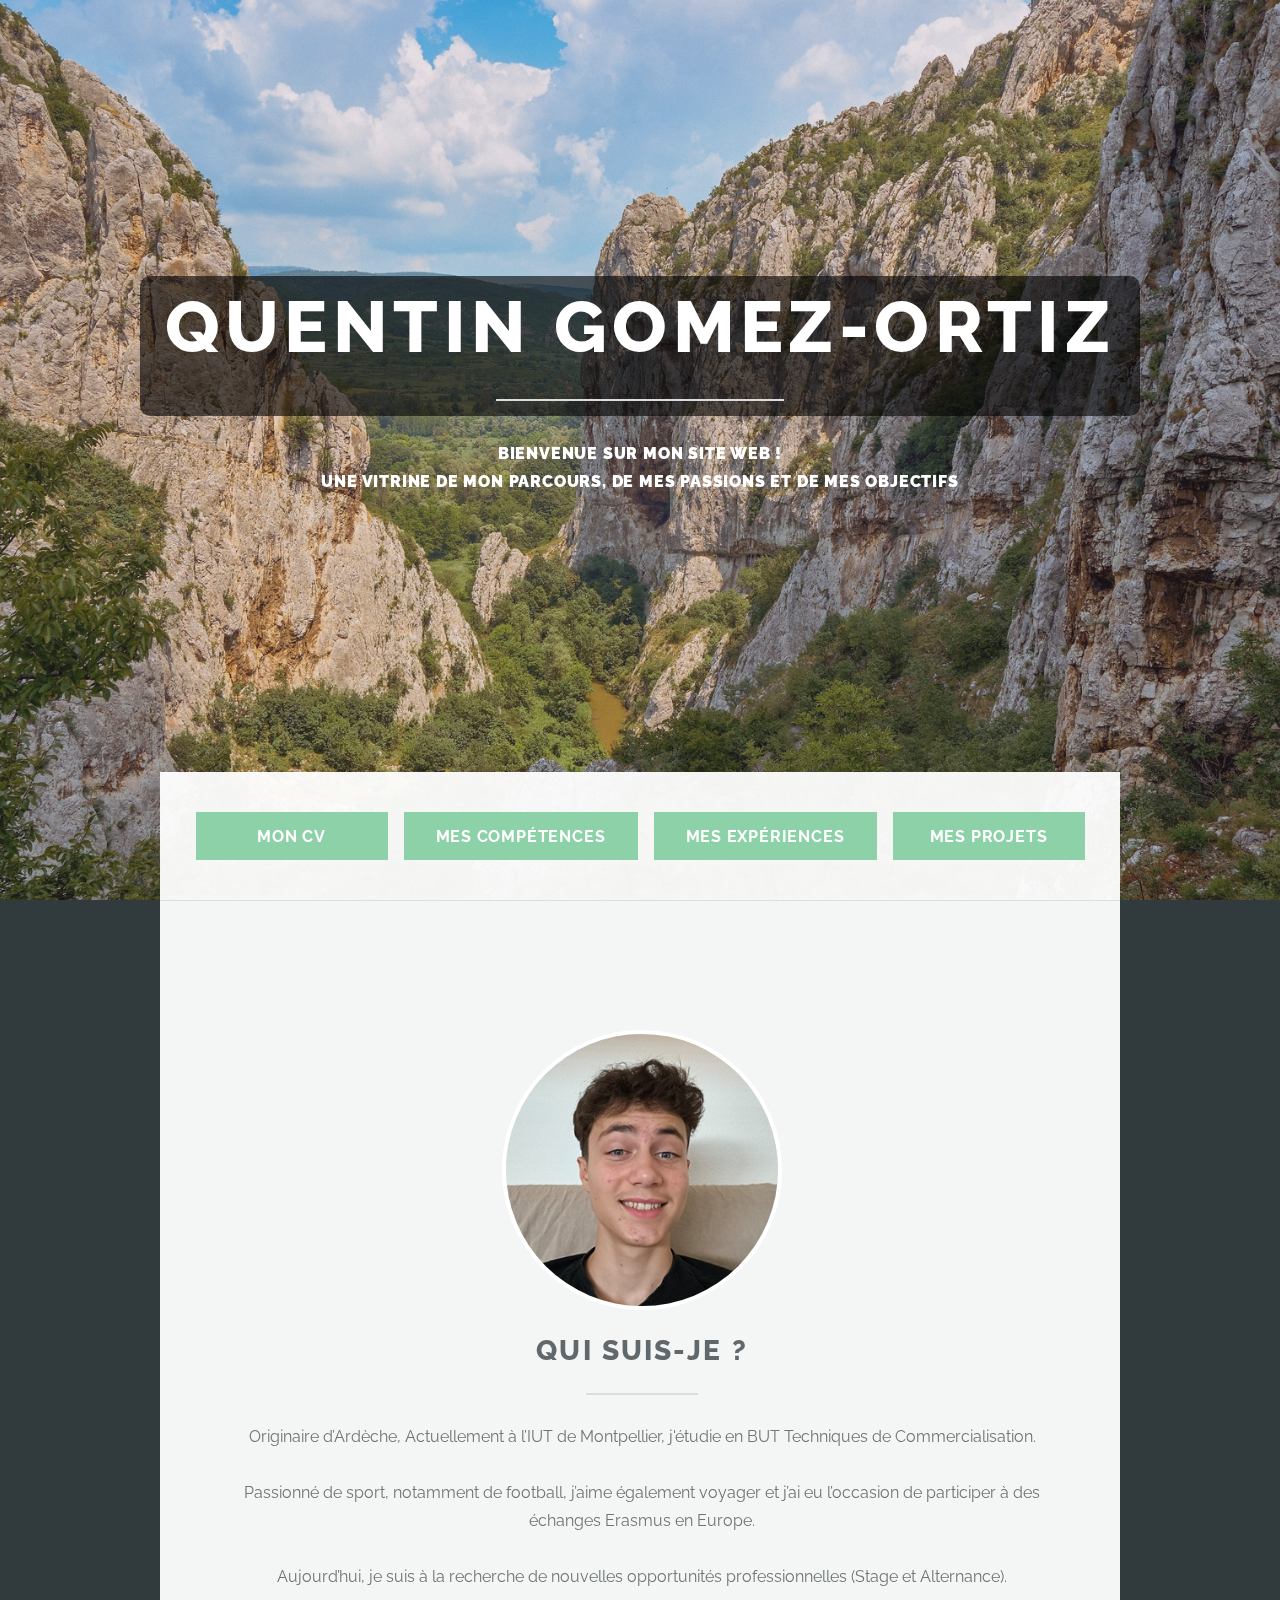
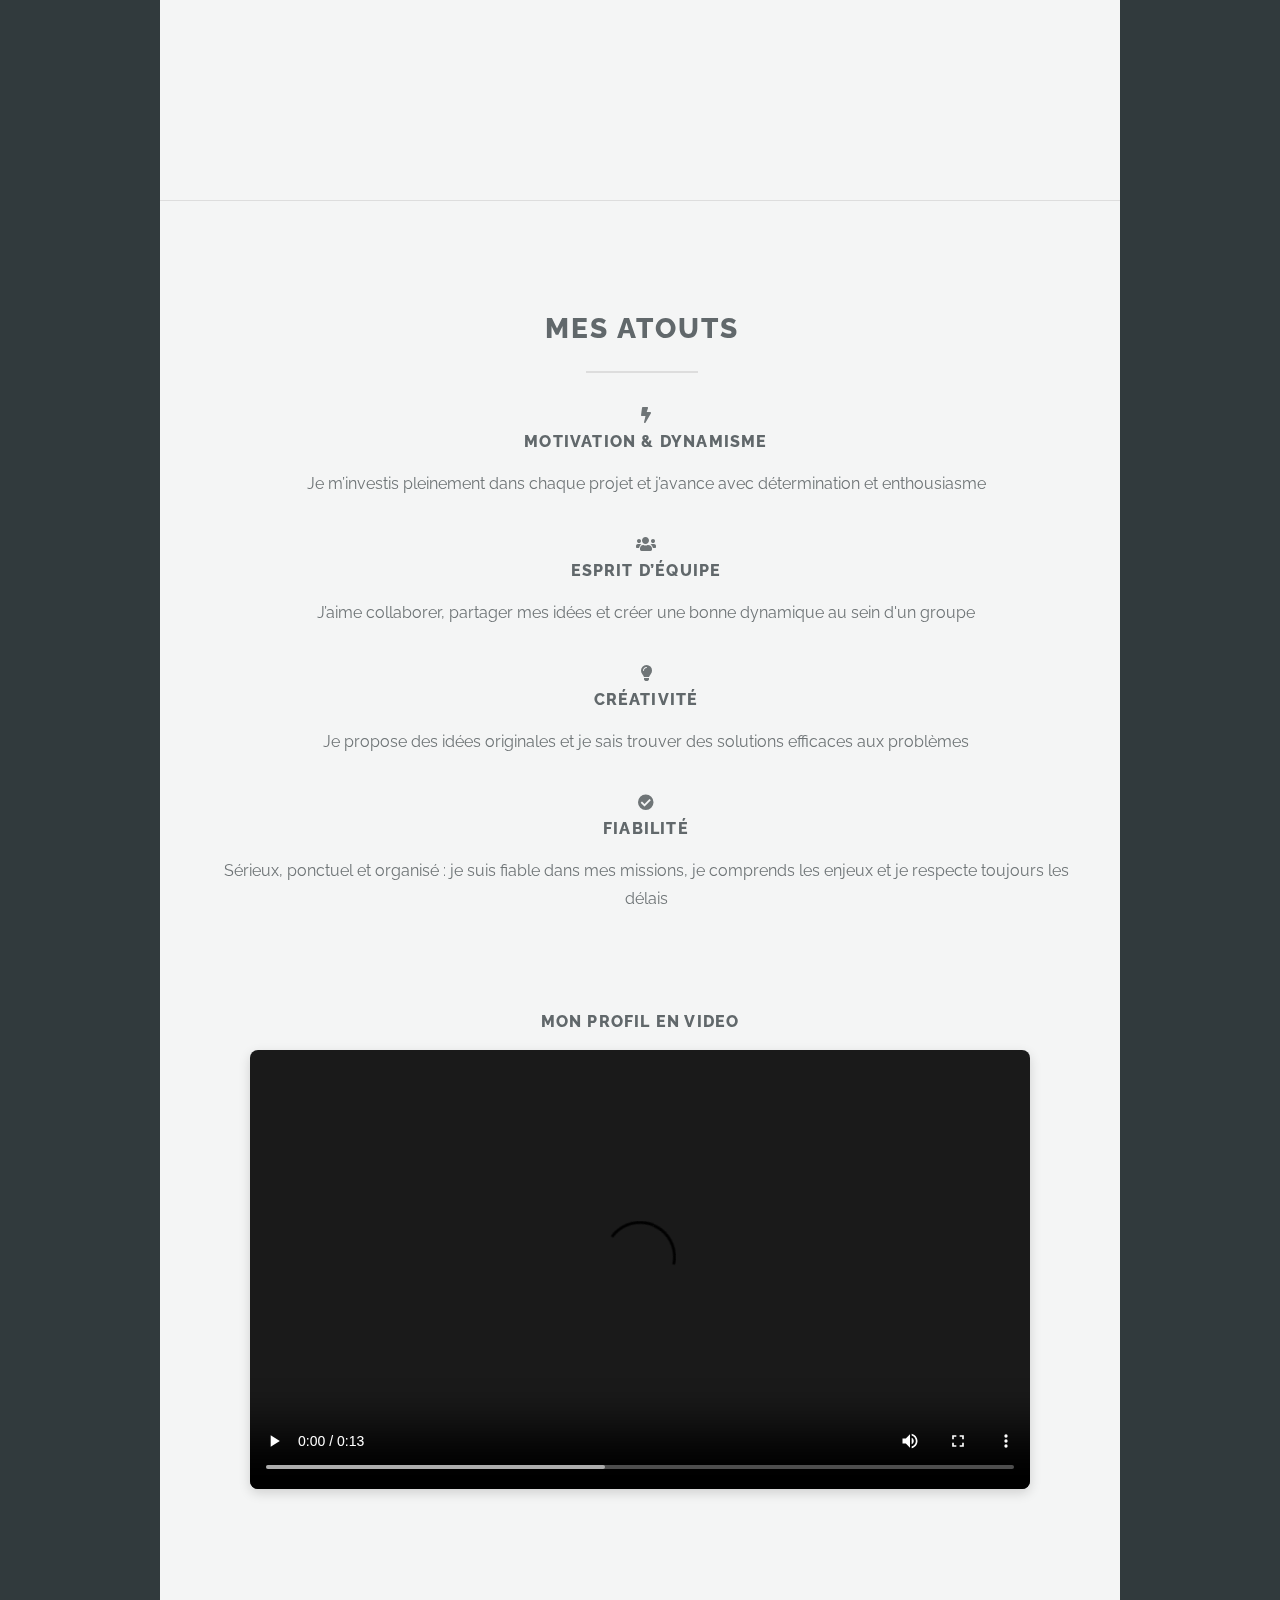
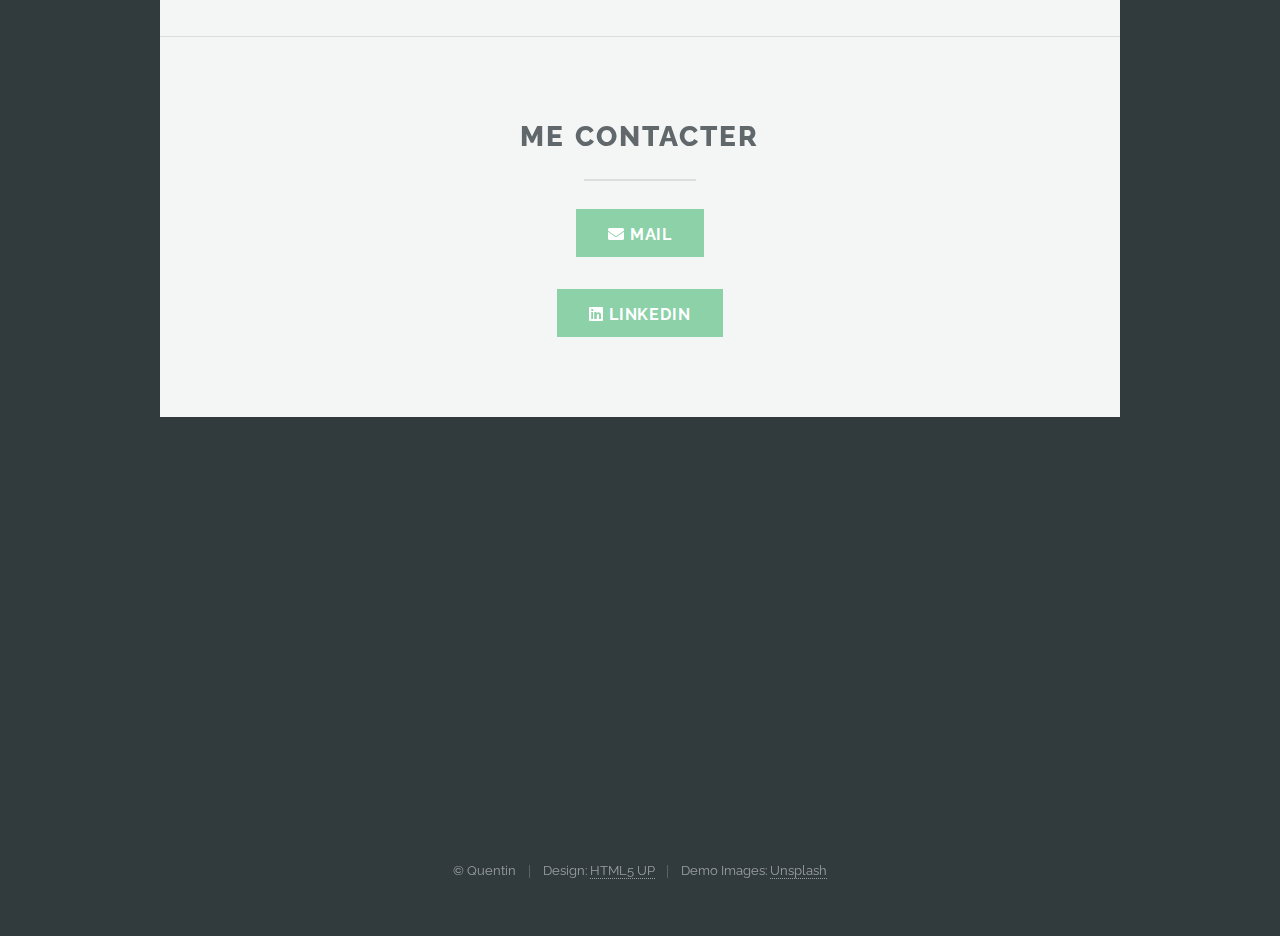
<file: index.html>
<!DOCTYPE HTML>
<!--
	Highlights by HTML5 UP
	html5up.net | @ajlkn
	Free for personal and commercial use under the CCA 3.0 license (html5up.net/license)
-->
<html>
	<head>
		<title>Accueil - Quentin GOMEZ-ORTIZ</title>
		<meta charset="utf-8" />
		<meta name="viewport" content="width=device-width, initial-scale=1, user-scalable=no" />
		<link rel="stylesheet" href="assets/css/main.css" />
	</head>
	<body class="is-preload">

		<!-- Header -->
			<section id="header">
				<header class="major">
					<h1>Quentin GOMEZ-ORTIZ</h1>
					<p>Bienvenue sur mon Site Web !<br>
					Une vitrine de mon parcours, de mes passions et de mes objectifs
					</p>
				</header>
				<div class="container">
					<ul class="actions special">
						<li><a href="https://drive.google.com/file/d/1WMjyVMiIVc_P2KfNrK6xEjckSE0BJ0jv/view?usp=drive_lin" class="button primary scrolly">Mon CV</a></li>
						<li><a href="competences.html"class="button primary scrolly">Mes compétences</a></li>   
						<li><a href="experiences.html"class="button primary scrolly">Mes expériences</a></li>   						 
        </a>			<li><a href="projets.html"class="button primary scrolly">Mes Projets</a></li>   						 
        </a>
					</ul>
				</div>
			</section>

		<!-- One -->
<section id="one" class="main special">
    <div class="container">
        <div class="content">
	<header class="major">
		<div class="profile-wrapper">
        <img src="./images/ppquentin2.jpg" alt="Photo de profil" class="profile-pic">
		</div>
		<h2>Qui suis-je ?</h2>
	</header>


            <p>
                Originaire d’Ardèche, Actuellement à l’IUT de Montpellier, j'étudie en BUT Techniques de Commercialisation.
                <br><br>
                Passionné de sport, notamment de football, j’aime également voyager et j’ai eu l’occasion de participer à des échanges Erasmus en Europe.
                <br><br>
                Aujourd’hui, je suis à la recherche de nouvelles opportunités professionnelles (Stage et Alternance).
            </p>
        </div>
    </div>
</section>


		<!-- Three -->
<section id="three" class="main special">
    <div class="container">
        <div class="content">
            <header class="major">
                <h2>Mes atouts</h2>
            </header>

            <ul class="features">
                <li>
                    <span class="icon solid fa-bolt"></span>
                    <h3>Motivation & Dynamisme</h3>
                    <p>Je m’investis pleinement dans chaque projet et j’avance avec détermination et enthousiasme</p>
                </li>

                <li>
                    <span class="icon solid fa-users"></span>
                    <h3>Esprit d’équipe</h3>
                    <p>J’aime collaborer, partager mes idées et créer une bonne dynamique au sein d'un groupe</p>
                </li>

                <li>
                    <span class="icon solid fa-lightbulb"></span>
                    <h3>Créativité</h3>
                    <p>Je propose des idées originales et je sais trouver des solutions efficaces aux problèmes</p>
                </li>

                <li>
                    <span class="icon solid fa-check-circle"></span>
                    <h3>Fiabilité</h3>
                    <p>Sérieux, ponctuel et organisé : je suis fiable dans mes missions, je comprends les enjeux et je respecte toujours les délais</p>
                </li>
            </ul>
    </div>
	<br>
	<br>
	
<div class="video-wrapper">
<Header>
<h3>Mon profil en Video</h3>
    <video controls>
        <source src="testvideo.mp4" type="video/mp4">
        Votre navigateur ne supporte pas la vidéo.
    </video>
</div>

</section>


		<!-- Four -->
		<!--
			<section id="four" class="main">
				<div class="container">
					<div class="content">
						<header class="major">
							<h2>Elements</h2>
						</header>
						<section>
							<h4>Text</h4>
							<p>This is <b>bold</b> and this is <strong>strong</strong>. This is <i>italic</i> and this is <em>emphasized</em>.
							This is <sup>superscript</sup> text and this is <sub>subscript</sub> text.
							This is <u>underlined</u> and this is code: <code>for (;;) { ... }</code>. Finally, <a href="#">this is a link</a>.</p>
							<hr />
							<header>
								<h4>Heading with a Subtitle</h4>
								<p>Lorem ipsum dolor sit amet nullam id egestas urna aliquam</p>
							</header>
							<p>Nunc lacinia ante nunc ac lobortis. Interdum adipiscing gravida odio porttitor sem non mi integer non faucibus ornare mi ut ante amet placerat aliquet. Volutpat eu sed ante lacinia sapien lorem accumsan varius montes viverra nibh in adipiscing blandit tempus accumsan.</p>
							<header>
								<h5>Heading with a Subtitle</h5>
								<p>Lorem ipsum dolor sit amet nullam id egestas urna aliquam</p>
							</header>
							<p>Nunc lacinia ante nunc ac lobortis. Interdum adipiscing gravida odio porttitor sem non mi integer non faucibus ornare mi ut ante amet placerat aliquet. Volutpat eu sed ante lacinia sapien lorem accumsan varius montes viverra nibh in adipiscing blandit tempus accumsan.</p>
							<hr />
							<h2>Heading Level 2</h2>
							<h3>Heading Level 3</h3>
							<h4>Heading Level 4</h4>
							<h5>Heading Level 5</h5>
							<h6>Heading Level 6</h6>
							<hr />
							<h5>Blockquote</h5>
							<blockquote>Fringilla nisl. Donec accumsan interdum nisi, quis tincidunt felis sagittis eget tempus euismod. Vestibulum ante ipsum primis in faucibus vestibulum. Blandit adipiscing eu felis iaculis volutpat ac adipiscing accumsan faucibus. Vestibulum ante ipsum primis in faucibus lorem ipsum dolor sit amet nullam adipiscing eu felis.</blockquote>
							<h5>Preformatted</h5>
							<pre><code>i = 0;

while (!deck.isInOrder()) {
  print 'Iteration ' + i;
  deck.shuffle();
  i++;
}

print 'It took ' + i + ' iterations to sort the deck.';</code></pre>
						</section>

						<section>
							<h4>Lists</h4>
							<div class="row">
								<div class="col-6 col-12-medium">
									<h5>Unordered</h5>
									<ul>
										<li>Dolor pulvinar etiam.</li>
										<li>Sagittis adipiscing.</li>
										<li>Felis enim feugiat.</li>
									</ul>
									<h5>Alternate</h5>
									<ul class="alt">
										<li>Dolor pulvinar etiam.</li>
										<li>Sagittis adipiscing.</li>
										<li>Felis enim feugiat.</li>
									</ul>
								</div>
								<div class="col-6 col-12-medium">
									<h5>Ordered</h5>
									<ol>
										<li>Dolor pulvinar etiam.</li>
										<li>Etiam vel felis viverra.</li>
										<li>Felis enim feugiat.</li>
										<li>Dolor pulvinar etiam.</li>
										<li>Etiam vel felis lorem.</li>
										<li>Felis enim et feugiat.</li>
									</ol>
									<h5>Icons</h5>
									<ul class="icons">
										<li><a href="#" class="icon brands fa-twitter"><span class="label">Twitter</span></a></li>
										<li><a href="#" class="icon brands fa-facebook-f"><span class="label">Facebook</span></a></li>
										<li><a href="#" class="icon brands fa-instagram"><span class="label">Instagram</span></a></li>
										<li><a href="#" class="icon brands fa-github"><span class="label">Github</span></a></li>
									</ul>
								</div>
							</div>
							<h5>Actions</h5>
							<ul class="actions">
								<li><a href="#" class="button primary">Default</a></li>
								<li><a href="#" class="button">Default</a></li>
							</ul>
							<ul class="actions small">
								<li><a href="#" class="button primary small">Small</a></li>
								<li><a href="#" class="button small">Small</a></li>
							</ul>
							<div class="row">
								<div class="col-6 col-12-small">
									<ul class="actions stacked">
										<li><a href="#" class="button primary">Default</a></li>
										<li><a href="#" class="button">Default</a></li>
									</ul>
								</div>
								<div class="col-6 col-12-small">
									<ul class="actions stacked">
										<li><a href="#" class="button primary small">Small</a></li>
										<li><a href="#" class="button small">Small</a></li>
									</ul>
								</div>
								<div class="col-6 col-12-small">
									<ul class="actions stacked">
										<li><a href="#" class="button primary fit">Default</a></li>
										<li><a href="#" class="button fit">Default</a></li>
									</ul>
								</div>
								<div class="col-6 col-12-small">
									<ul class="actions stacked">
										<li><a href="#" class="button primary small fit">Small</a></li>
										<li><a href="#" class="button small fit">Small</a></li>
									</ul>
								</div>
							</div>
						</section>

						<section>
							<h4>Table</h4>
							<h5>Default</h5>
							<div class="table-wrapper">
								<table>
									<thead>
										<tr>
											<th>Name</th>
											<th>Description</th>
											<th>Price</th>
										</tr>
									</thead>
									<tbody>
										<tr>
											<td>Item One</td>
											<td>Ante turpis integer aliquet porttitor.</td>
											<td>29.99</td>
										</tr>
										<tr>
											<td>Item Two</td>
											<td>Vis ac commodo adipiscing arcu aliquet.</td>
											<td>19.99</td>
										</tr>
										<tr>
											<td>Item Three</td>
											<td> Morbi faucibus arcu accumsan lorem.</td>
											<td>29.99</td>
										</tr>
										<tr>
											<td>Item Four</td>
											<td>Vitae integer tempus condimentum.</td>
											<td>19.99</td>
										</tr>
										<tr>
											<td>Item Five</td>
											<td>Ante turpis integer aliquet porttitor.</td>
											<td>29.99</td>
										</tr>
									</tbody>
									<tfoot>
										<tr>
											<td colspan="2"></td>
											<td>100.00</td>
										</tr>
									</tfoot>
								</table>
							</div>

							<h5>Alternate</h5>
							<div class="table-wrapper">
								<table class="alt">
									<thead>
										<tr>
											<th>Name</th>
											<th>Description</th>
											<th>Price</th>
										</tr>
									</thead>
									<tbody>
										<tr>
											<td>Item One</td>
											<td>Ante turpis integer aliquet porttitor.</td>
											<td>29.99</td>
										</tr>
										<tr>
											<td>Item Two</td>
											<td>Vis ac commodo adipiscing arcu aliquet.</td>
											<td>19.99</td>
										</tr>
										<tr>
											<td>Item Three</td>
											<td> Morbi faucibus arcu accumsan lorem.</td>
											<td>29.99</td>
										</tr>
										<tr>
											<td>Item Four</td>
											<td>Vitae integer tempus condimentum.</td>
											<td>19.99</td>
										</tr>
										<tr>
											<td>Item Five</td>
											<td>Ante turpis integer aliquet porttitor.</td>
											<td>29.99</td>
										</tr>
									</tbody>
									<tfoot>
										<tr>
											<td colspan="2"></td>
											<td>100.00</td>
										</tr>
									</tfoot>
								</table>
							</div>
						</section>

						<section>
							<h4>Buttons</h4>
							<ul class="actions">
								<li><a href="#" class="button primary">Primary</a></li>
								<li><a href="#" class="button">Default</a></li>
							</ul>
							<ul class="actions">
								<li><a href="#" class="button">Default</a></li>
								<li><a href="#" class="button small">Small</a></li>
							</ul>
							<ul class="actions fit">
								<li><a href="#" class="button primary fit">Fit</a></li>
								<li><a href="#" class="button fit">Fit</a></li>
							</ul>
							<ul class="actions fit small">
								<li><a href="#" class="button primary fit small">Fit + Small</a></li>
								<li><a href="#" class="button fit small">Fit + Small</a></li>
							</ul>
							<ul class="actions">
								<li><a href="#" class="button primary icon solid fa-download">Icon</a></li>
								<li><a href="#" class="button icon solid fa-download">Icon</a></li>
							</ul>
							<ul class="actions">
								<li><span class="button primary disabled">Disabled</span></li>
								<li><span class="button disabled">Disabled</span></li>
							</ul>
						</section>

						<section>
							<h4>Form</h4>
							<form method="post" action="#">
								<div class="row gtr-uniform">
									<div class="col-6 col-12-xsmall">
										<input type="text" name="demo-name" id="demo-name" value="" placeholder="Name" />
									</div>
									<div class="col-6 col-12-xsmall">
										<input type="email" name="demo-email" id="demo-email" value="" placeholder="Email" />
									</div>
									<div class="col-12">
										<select name="demo-category" id="demo-category">
											<option value="">- Category -</option>
											<option value="1">Manufacturing</option>
											<option value="1">Shipping</option>
											<option value="1">Administration</option>
											<option value="1">Human Resources</option>
										</select>
									</div>
									<div class="col-4 col-12-small">
										<input type="radio" id="demo-priority-low" name="demo-priority" checked>
										<label for="demo-priority-low">Low</label>
									</div>
									<div class="col-4 col-12-small">
										<input type="radio" id="demo-priority-normal" name="demo-priority">
										<label for="demo-priority-normal">Normal</label>
									</div>
									<div class="col-4 col-12-small">
										<input type="radio" id="demo-priority-high" name="demo-priority">
										<label for="demo-priority-high">High</label>
									</div>
									<div class="col-6 col-12-small">
										<input type="checkbox" id="demo-copy" name="demo-copy">
										<label for="demo-copy">Email me a copy</label>
									</div>
									<div class="col-6 col-12-small">
										<input type="checkbox" id="demo-human" name="demo-human" checked>
										<label for="demo-human">Not a robot</label>
									</div>
									<div class="col-12">
										<textarea name="demo-message" id="demo-message" placeholder="Enter your message" rows="6"></textarea>
									</div>
									<div class="col-12">
										<ul class="actions">
											<li><input type="submit" value="Send Message" class="primary" /></li>
											<li><input type="reset" value="Reset" /></li>
										</ul>
									</div>
								</div>
							</form>
						</section>

						<section>
							<h4>Image</h4>
							<h5>Fit</h5>
							<div class="box alt">
								<div class="row gtr-uniform gtr-50">
									<div class="col-12"><span class="image fit"><img src="images/pic04.jpg" alt="" /></span></div>
									<div class="col-4"><span class="image fit"><img src="images/pic04.jpg" alt="" /></span></div>
									<div class="col-4"><span class="image fit"><img src="images/pic04.jpg" alt="" /></span></div>
									<div class="col-4"><span class="image fit"><img src="images/pic04.jpg" alt="" /></span></div>
									<div class="col-4"><span class="image fit"><img src="images/pic04.jpg" alt="" /></span></div>
									<div class="col-4"><span class="image fit"><img src="images/pic04.jpg" alt="" /></span></div>
									<div class="col-4"><span class="image fit"><img src="images/pic04.jpg" alt="" /></span></div>
									<div class="col-4"><span class="image fit"><img src="images/pic04.jpg" alt="" /></span></div>
									<div class="col-4"><span class="image fit"><img src="images/pic04.jpg" alt="" /></span></div>
									<div class="col-4"><span class="image fit"><img src="images/pic04.jpg" alt="" /></span></div>
								</div>
							</div>
							<h5>Left &amp; Right</h5>
							<p><span class="image left"><img src="images/pic05.jpg" alt="" /></span>Fringilla nisl. Donec accumsan interdum nisi, quis tincidunt felis sagittis eget. tempus euismod. Vestibulum ante ipsum primis in faucibus vestibulum. Blandit adipiscing eu felis iaculis volutpat ac adipiscing accumsan eu faucibus. Integer ac pellentesque praesent tincidunt felis sagittis eget. tempus euismod. Vestibulum ante ipsum primis in faucibus vestibulum. Blandit adipiscing eu felis iaculis volutpat ac adipiscing accumsan eu faucibus. Integer ac pellentesque praesent. Donec accumsan interdum nisi, quis tincidunt felis sagittis eget. tempus euismod. Vestibulum ante ipsum primis in faucibus vestibulum. Blandit adipiscing eu felis iaculis volutpat ac adipiscing accumsan eu faucibus. Integer ac pellentesque praesent tincidunt felis sagittis eget. tempus euismod. Vestibulum ante ipsum primis in faucibus vestibulum. Blandit adipiscing eu felis iaculis volutpat ac adipiscing accumsan eu faucibus. Integer ac pellentesque praesent.</p>
							<p><span class="image right"><img src="images/pic05.jpg" alt="" /></span>Fringilla nisl. Donec accumsan interdum nisi, quis tincidunt felis sagittis eget. tempus euismod. Vestibulum ante ipsum primis in faucibus vestibulum. Blandit adipiscing eu felis iaculis volutpat ac adipiscing accumsan eu faucibus. Integer ac pellentesque praesent tincidunt felis sagittis eget. tempus euismod. Vestibulum ante ipsum primis in faucibus vestibulum. Blandit adipiscing eu felis iaculis volutpat ac adipiscing accumsan eu faucibus. Integer ac pellentesque praesent. Donec accumsan interdum nisi, quis tincidunt felis sagittis eget. tempus euismod. Vestibulum ante ipsum primis in faucibus vestibulum. Blandit adipiscing eu felis iaculis volutpat ac adipiscing accumsan eu faucibus. Integer ac pellentesque praesent tincidunt felis sagittis eget. tempus euismod. Vestibulum ante ipsum primis in faucibus vestibulum. Blandit adipiscing eu felis iaculis volutpat ac adipiscing accumsan eu faucibus. Integer ac pellentesque praesent.</p>
						</section>

					</div>
					<a href="#footer" class="goto-next scrolly">Next</a>
				</div>
			</section>
		-->

		<!-- Footer -->
			<section id="footer">
				<div class="container">
					<header class="major">
						<h2>Me contacter</h2>
					</header>
					<ul class="actions special">
    <li>
        <a href="mailto:quentin.gomezortiz@gmail.com" 
           class="button primary mail-btn">
            <span class="icon solid fa-envelope"></span>
            Mail
        </a>
    </li>
</ul>

<ul class="actions special">
    <li>
        <a href="https://www.linkedin.com/in/quentin-gomez-ortiz-817864363/" 
           class="button primary linkedin-btn" 
           target="_blank">
            <span class="icon brands fa-linkedin"></span>
            LinkedIn
        </a>
    </li>
</ul>



				</div>
				<footer>
					<ul class="copyright">
						<li>&copy; Quentin</li><li>Design: <a href="http://html5up.net">HTML5 UP</a></li><li>Demo Images: <a href="http://unsplash.com">Unsplash</a></li>
					</ul>
				</footer>
			</section>

		<!-- Scripts -->
			<script src="assets/js/jquery.min.js"></script>
			<script src="assets/js/jquery.scrollex.min.js"></script>
			<script src="assets/js/jquery.scrolly.min.js"></script>
			<script src="assets/js/browser.min.js"></script>
			<script src="assets/js/breakpoints.min.js"></script>
			<script src="assets/js/util.js"></script>
			<script src="assets/js/main.js"></script>

	</body>
</html>
</file>
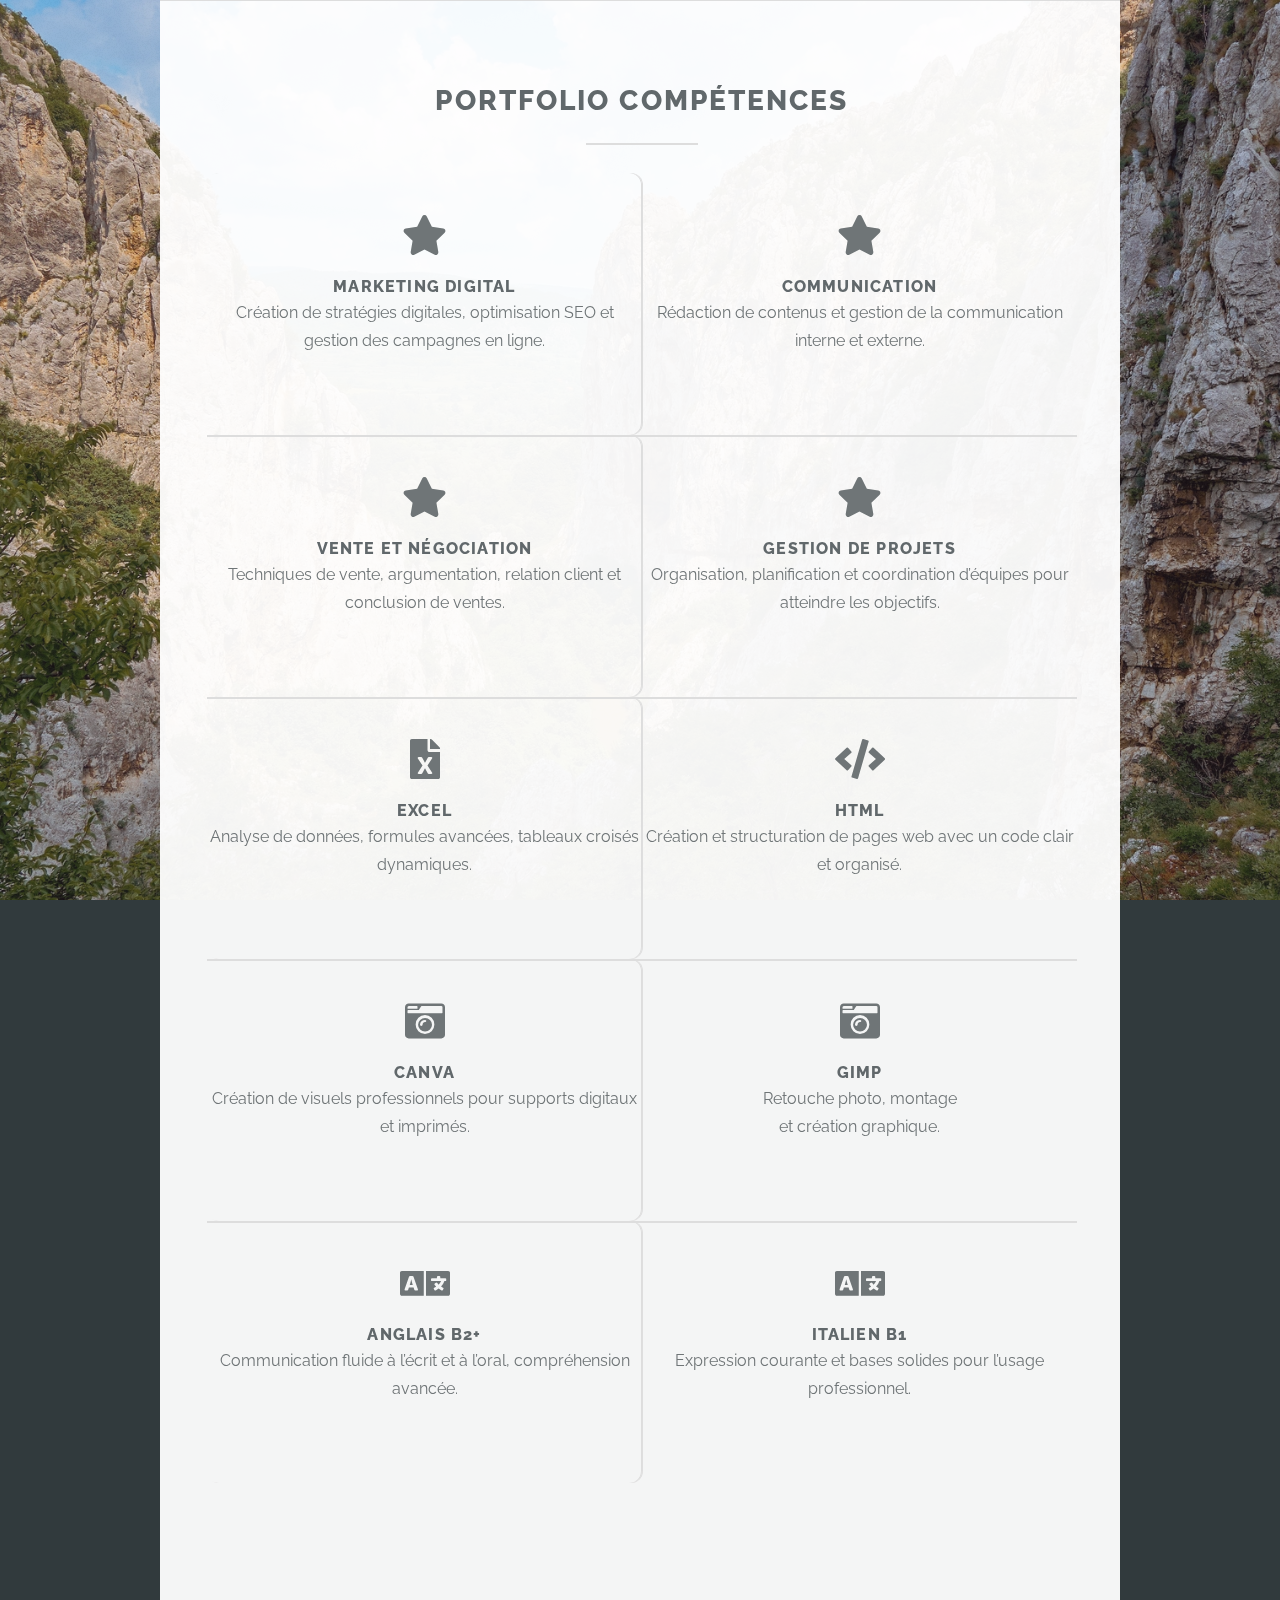
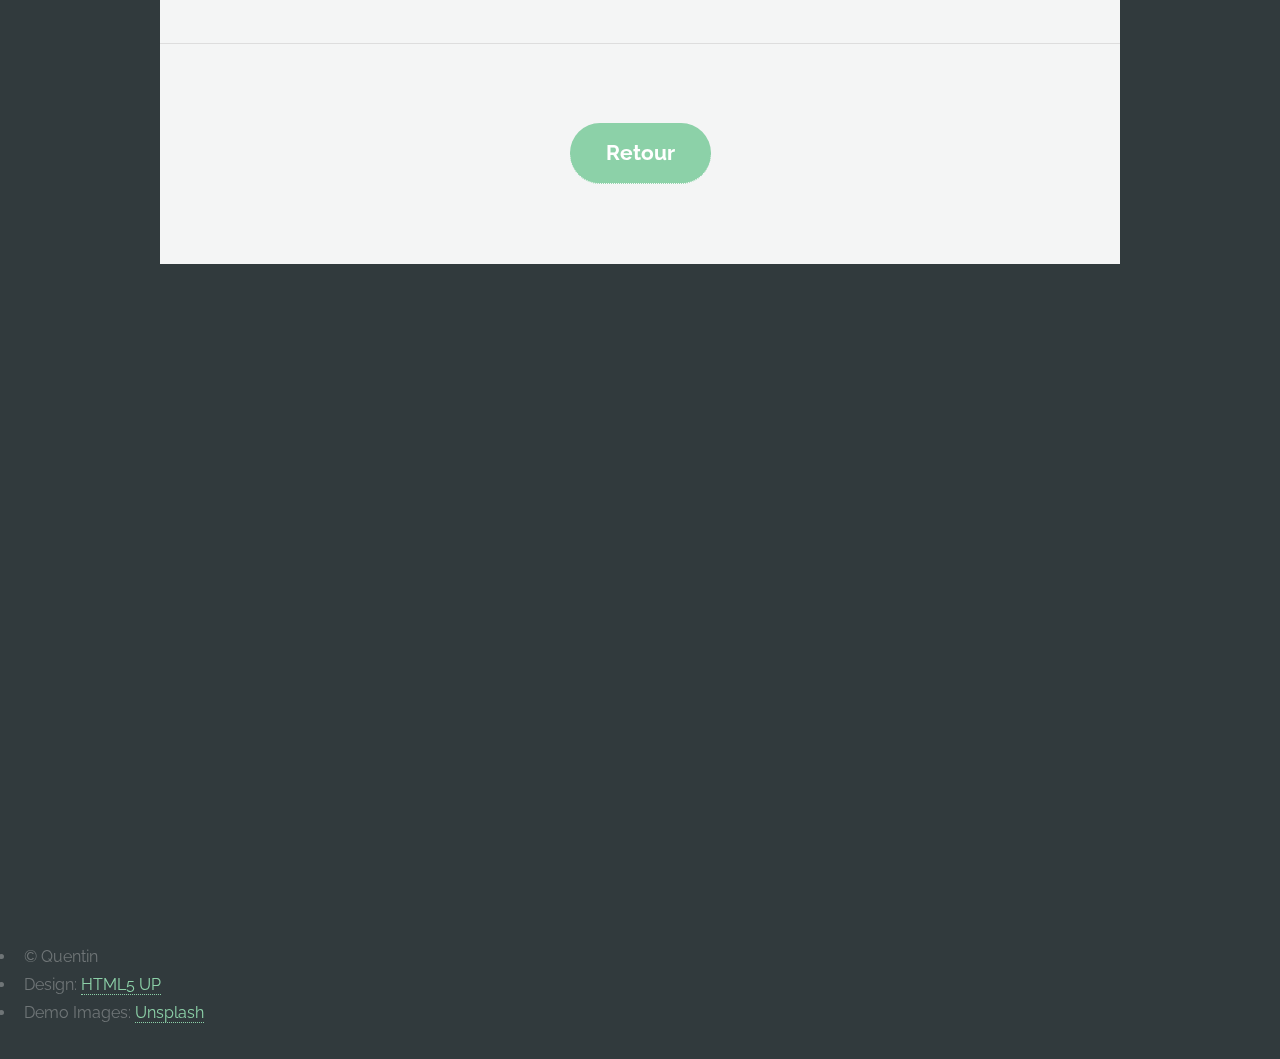
<file: competences.html>
<!DOCTYPE HTML>
<!--
	Highlights by HTML5 UP
	html5up.net | @ajlkn
	Free for personal and commercial use under the CCA 3.0 license (html5up.net/license)
-->
<html>
	<head>
		<title>Compétences - Quentin GOMEZ-ORTIZ</title>
		<meta charset="utf-8" />
		<meta name="viewport" content="width=device-width, initial-scale=1, user-scalable=no" />
		<link rel="stylesheet" href="assets/css/main.css" />
	</head>
	<body class="is-preload">


		<!-- Two -->
<!-- Two -->
<section id="two" class="main special">
    <div class="container">
        <div class="content">
            <header class="major">
                <h2>Portfolio Compétences</h2>
            </header>

            <ul class="icons-grid">

                <li>
                    <span class="icon solid major fa-star"></span>
                    <h3>Marketing digital</h3>
                    <p>Création de stratégies digitales, optimisation SEO et gestion des campagnes en ligne.</p>
                </li>

                <li>
                    <span class="icon solid major fa-star"></span>
                    <h3>Communication</h3>
                    <p>Rédaction de contenus et gestion de la communication interne et externe.</p>
                </li>

                <li>
                    <span class="icon solid major fa-star"></span>
                    <h3>Vente et Négociation</h3>
                    <p>Techniques de vente, argumentation, relation client et conclusion de ventes.</p>
                </li>

                <li>
                    <span class="icon solid major fa-star"></span>
                    <h3>Gestion de projets</h3>
                    <p>Organisation, planification et coordination d’équipes pour atteindre les objectifs.</p>
                </li>

                <li>
                    <span class="icon solid major fa-file-excel"></span>
                    <h3>Excel</h3>
                    <p>Analyse de données, formules avancées, tableaux croisés dynamiques.</p>
                </li>

                <li>
                    <span class="icon solid major fa-code"></span>
                    <h3>HTML</h3>
                    <p>Création et structuration de pages web avec un code clair et organisé.</p>
                </li>

                <li>
                    <span class="icon solid major fa-camera-retro"></span>
                    <h3>Canva</h3>
                    <p>Création de visuels professionnels pour supports digitaux et imprimés.</p>
                </li>

                <li>
                    <span class="icon solid major fa-camera-retro"></span>
                    <h3>Gimp</h3>
                    <p>Retouche photo, montage 
					<br>et création graphique.</p>
                </li>

                <li>
                    <span class="icon solid major fa-language"></span>
                    <h3>Anglais B2+</h3>
                    <p>Communication fluide à l’écrit et à l’oral, compréhension avancée.</p>
                </li>

                <li>
                    <span class="icon solid major fa-language"></span>
                    <h3>Italien B1</h3>
                    <p>Expression courante et bases solides pour l’usage professionnel.</p>
                </li>

            </ul>
        </div>
    </div>
</section>




		<!-- Four -->
		<!--
			<section id="four" class="main">
				<div class="container">
					<div class="content">
						<header class="major">
							<h2>Elements</h2>
						</header>
						<section>
							<h4>Text</h4>
							<p>This is <b>bold</b> and this is <strong>strong</strong>. This is <i>italic</i> and this is <em>emphasized</em>.
							This is <sup>superscript</sup> text and this is <sub>subscript</sub> text.
							This is <u>underlined</u> and this is code: <code>for (;;) { ... }</code>. Finally, <a href="#">this is a link</a>.</p>
							<hr />
							<header>
								<h4>Heading with a Subtitle</h4>
								<p>Lorem ipsum dolor sit amet nullam id egestas urna aliquam</p>
							</header>
							<p>Nunc lacinia ante nunc ac lobortis. Interdum adipiscing gravida odio porttitor sem non mi integer non faucibus ornare mi ut ante amet placerat aliquet. Volutpat eu sed ante lacinia sapien lorem accumsan varius montes viverra nibh in adipiscing blandit tempus accumsan.</p>
							<header>
								<h5>Heading with a Subtitle</h5>
								<p>Lorem ipsum dolor sit amet nullam id egestas urna aliquam</p>
							</header>
							<p>Nunc lacinia ante nunc ac lobortis. Interdum adipiscing gravida odio porttitor sem non mi integer non faucibus ornare mi ut ante amet placerat aliquet. Volutpat eu sed ante lacinia sapien lorem accumsan varius montes viverra nibh in adipiscing blandit tempus accumsan.</p>
							<hr />
							<h2>Heading Level 2</h2>
							<h3>Heading Level 3</h3>
							<h4>Heading Level 4</h4>
							<h5>Heading Level 5</h5>
							<h6>Heading Level 6</h6>
							<hr />
							<h5>Blockquote</h5>
							<blockquote>Fringilla nisl. Donec accumsan interdum nisi, quis tincidunt felis sagittis eget tempus euismod. Vestibulum ante ipsum primis in faucibus vestibulum. Blandit adipiscing eu felis iaculis volutpat ac adipiscing accumsan faucibus. Vestibulum ante ipsum primis in faucibus lorem ipsum dolor sit amet nullam adipiscing eu felis.</blockquote>
							<h5>Preformatted</h5>
							<pre><code>i = 0;

while (!deck.isInOrder()) {
  print 'Iteration ' + i;
  deck.shuffle();
  i++;
}

print 'It took ' + i + ' iterations to sort the deck.';</code></pre>
						</section>

						<section>
							<h4>Lists</h4>
							<div class="row">
								<div class="col-6 col-12-medium">
									<h5>Unordered</h5>
									<ul>
										<li>Dolor pulvinar etiam.</li>
										<li>Sagittis adipiscing.</li>
										<li>Felis enim feugiat.</li>
									</ul>
									<h5>Alternate</h5>
									<ul class="alt">
										<li>Dolor pulvinar etiam.</li>
										<li>Sagittis adipiscing.</li>
										<li>Felis enim feugiat.</li>
									</ul>
								</div>
								<div class="col-6 col-12-medium">
									<h5>Ordered</h5>
									<ol>
										<li>Dolor pulvinar etiam.</li>
										<li>Etiam vel felis viverra.</li>
										<li>Felis enim feugiat.</li>
										<li>Dolor pulvinar etiam.</li>
										<li>Etiam vel felis lorem.</li>
										<li>Felis enim et feugiat.</li>
									</ol>
									<h5>Icons</h5>
									<ul class="icons">
										<li><a href="#" class="icon brands fa-twitter"><span class="label">Twitter</span></a></li>
										<li><a href="#" class="icon brands fa-facebook-f"><span class="label">Facebook</span></a></li>
										<li><a href="#" class="icon brands fa-instagram"><span class="label">Instagram</span></a></li>
										<li><a href="#" class="icon brands fa-github"><span class="label">Github</span></a></li>
									</ul>
								</div>
							</div>
							<h5>Actions</h5>
							<ul class="actions">
								<li><a href="#" class="button primary">Default</a></li>
								<li><a href="#" class="button">Default</a></li>
							</ul>
							<ul class="actions small">
								<li><a href="#" class="button primary small">Small</a></li>
								<li><a href="#" class="button small">Small</a></li>
							</ul>
							<div class="row">
								<div class="col-6 col-12-small">
									<ul class="actions stacked">
										<li><a href="#" class="button primary">Default</a></li>
										<li><a href="#" class="button">Default</a></li>
									</ul>
								</div>
								<div class="col-6 col-12-small">
									<ul class="actions stacked">
										<li><a href="#" class="button primary small">Small</a></li>
										<li><a href="#" class="button small">Small</a></li>
									</ul>
								</div>
								<div class="col-6 col-12-small">
									<ul class="actions stacked">
										<li><a href="#" class="button primary fit">Default</a></li>
										<li><a href="#" class="button fit">Default</a></li>
									</ul>
								</div>
								<div class="col-6 col-12-small">
									<ul class="actions stacked">
										<li><a href="#" class="button primary small fit">Small</a></li>
										<li><a href="#" class="button small fit">Small</a></li>
									</ul>
								</div>
							</div>
						</section>

						<section>
							<h4>Table</h4>
							<h5>Default</h5>
							<div class="table-wrapper">
								<table>
									<thead>
										<tr>
											<th>Name</th>
											<th>Description</th>
											<th>Price</th>
										</tr>
									</thead>
									<tbody>
										<tr>
											<td>Item One</td>
											<td>Ante turpis integer aliquet porttitor.</td>
											<td>29.99</td>
										</tr>
										<tr>
											<td>Item Two</td>
											<td>Vis ac commodo adipiscing arcu aliquet.</td>
											<td>19.99</td>
										</tr>
										<tr>
											<td>Item Three</td>
											<td> Morbi faucibus arcu accumsan lorem.</td>
											<td>29.99</td>
										</tr>
										<tr>
											<td>Item Four</td>
											<td>Vitae integer tempus condimentum.</td>
											<td>19.99</td>
										</tr>
										<tr>
											<td>Item Five</td>
											<td>Ante turpis integer aliquet porttitor.</td>
											<td>29.99</td>
										</tr>
									</tbody>
									<tfoot>
										<tr>
											<td colspan="2"></td>
											<td>100.00</td>
										</tr>
									</tfoot>
								</table>
							</div>

							<h5>Alternate</h5>
							<div class="table-wrapper">
								<table class="alt">
									<thead>
										<tr>
											<th>Name</th>
											<th>Description</th>
											<th>Price</th>
										</tr>
									</thead>
									<tbody>
										<tr>
											<td>Item One</td>
											<td>Ante turpis integer aliquet porttitor.</td>
											<td>29.99</td>
										</tr>
										<tr>
											<td>Item Two</td>
											<td>Vis ac commodo adipiscing arcu aliquet.</td>
											<td>19.99</td>
										</tr>
										<tr>
											<td>Item Three</td>
											<td> Morbi faucibus arcu accumsan lorem.</td>
											<td>29.99</td>
										</tr>
										<tr>
											<td>Item Four</td>
											<td>Vitae integer tempus condimentum.</td>
											<td>19.99</td>
										</tr>
										<tr>
											<td>Item Five</td>
											<td>Ante turpis integer aliquet porttitor.</td>
											<td>29.99</td>
										</tr>
									</tbody>
									<tfoot>
										<tr>
											<td colspan="2"></td>
											<td>100.00</td>
										</tr>
									</tfoot>
								</table>
							</div>
						</section>

						<section>
							<h4>Buttons</h4>
							<ul class="actions">
								<li><a href="#" class="button primary">Primary</a></li>
								<li><a href="#" class="button">Default</a></li>
							</ul>
							<ul class="actions">
								<li><a href="#" class="button">Default</a></li>
								<li><a href="#" class="button small">Small</a></li>
							</ul>
							<ul class="actions fit">
								<li><a href="#" class="button primary fit">Fit</a></li>
								<li><a href="#" class="button fit">Fit</a></li>
							</ul>
							<ul class="actions fit small">
								<li><a href="#" class="button primary fit small">Fit + Small</a></li>
								<li><a href="#" class="button fit small">Fit + Small</a></li>
							</ul>
							<ul class="actions">
								<li><a href="#" class="button primary icon solid fa-download">Icon</a></li>
								<li><a href="#" class="button icon solid fa-download">Icon</a></li>
							</ul>
							<ul class="actions">
								<li><span class="button primary disabled">Disabled</span></li>
								<li><span class="button disabled">Disabled</span></li>
							</ul>
						</section>

						<section>
							<h4>Form</h4>
							<form method="post" action="#">
								<div class="row gtr-uniform">
									<div class="col-6 col-12-xsmall">
										<input type="text" name="demo-name" id="demo-name" value="" placeholder="Name" />
									</div>
									<div class="col-6 col-12-xsmall">
										<input type="email" name="demo-email" id="demo-email" value="" placeholder="Email" />
									</div>
									<div class="col-12">
										<select name="demo-category" id="demo-category">
											<option value="">- Category -</option>
											<option value="1">Manufacturing</option>
											<option value="1">Shipping</option>
											<option value="1">Administration</option>
											<option value="1">Human Resources</option>
										</select>
									</div>
									<div class="col-4 col-12-small">
										<input type="radio" id="demo-priority-low" name="demo-priority" checked>
										<label for="demo-priority-low">Low</label>
									</div>
									<div class="col-4 col-12-small">
										<input type="radio" id="demo-priority-normal" name="demo-priority">
										<label for="demo-priority-normal">Normal</label>
									</div>
									<div class="col-4 col-12-small">
										<input type="radio" id="demo-priority-high" name="demo-priority">
										<label for="demo-priority-high">High</label>
									</div>
									<div class="col-6 col-12-small">
										<input type="checkbox" id="demo-copy" name="demo-copy">
										<label for="demo-copy">Email me a copy</label>
									</div>
									<div class="col-6 col-12-small">
										<input type="checkbox" id="demo-human" name="demo-human" checked>
										<label for="demo-human">Not a robot</label>
									</div>
									<div class="col-12">
										<textarea name="demo-message" id="demo-message" placeholder="Enter your message" rows="6"></textarea>
									</div>
									<div class="col-12">
										<ul class="actions">
											<li><input type="submit" value="Send Message" class="primary" /></li>
											<li><input type="reset" value="Reset" /></li>
										</ul>
									</div>
								</div>
							</form>
						</section>

						<section>
							<h4>Image</h4>
							<h5>Fit</h5>
							<div class="box alt">
								<div class="row gtr-uniform gtr-50">
									<div class="col-12"><span class="image fit"><img src="images/pic04.jpg" alt="" /></span></div>
									<div class="col-4"><span class="image fit"><img src="images/pic04.jpg" alt="" /></span></div>
									<div class="col-4"><span class="image fit"><img src="images/pic04.jpg" alt="" /></span></div>
									<div class="col-4"><span class="image fit"><img src="images/pic04.jpg" alt="" /></span></div>
									<div class="col-4"><span class="image fit"><img src="images/pic04.jpg" alt="" /></span></div>
									<div class="col-4"><span class="image fit"><img src="images/pic04.jpg" alt="" /></span></div>
									<div class="col-4"><span class="image fit"><img src="images/pic04.jpg" alt="" /></span></div>
									<div class="col-4"><span class="image fit"><img src="images/pic04.jpg" alt="" /></span></div>
									<div class="col-4"><span class="image fit"><img src="images/pic04.jpg" alt="" /></span></div>
									<div class="col-4"><span class="image fit"><img src="images/pic04.jpg" alt="" /></span></div>
								</div>
							</div>
							<h5>Left &amp; Right</h5>
							<p><span class="image left"><img src="images/pic05.jpg" alt="" /></span>Fringilla nisl. Donec accumsan interdum nisi, quis tincidunt felis sagittis eget. tempus euismod. Vestibulum ante ipsum primis in faucibus vestibulum. Blandit adipiscing eu felis iaculis volutpat ac adipiscing accumsan eu faucibus. Integer ac pellentesque praesent tincidunt felis sagittis eget. tempus euismod. Vestibulum ante ipsum primis in faucibus vestibulum. Blandit adipiscing eu felis iaculis volutpat ac adipiscing accumsan eu faucibus. Integer ac pellentesque praesent. Donec accumsan interdum nisi, quis tincidunt felis sagittis eget. tempus euismod. Vestibulum ante ipsum primis in faucibus vestibulum. Blandit adipiscing eu felis iaculis volutpat ac adipiscing accumsan eu faucibus. Integer ac pellentesque praesent tincidunt felis sagittis eget. tempus euismod. Vestibulum ante ipsum primis in faucibus vestibulum. Blandit adipiscing eu felis iaculis volutpat ac adipiscing accumsan eu faucibus. Integer ac pellentesque praesent.</p>
							<p><span class="image right"><img src="images/pic05.jpg" alt="" /></span>Fringilla nisl. Donec accumsan interdum nisi, quis tincidunt felis sagittis eget. tempus euismod. Vestibulum ante ipsum primis in faucibus vestibulum. Blandit adipiscing eu felis iaculis volutpat ac adipiscing accumsan eu faucibus. Integer ac pellentesque praesent tincidunt felis sagittis eget. tempus euismod. Vestibulum ante ipsum primis in faucibus vestibulum. Blandit adipiscing eu felis iaculis volutpat ac adipiscing accumsan eu faucibus. Integer ac pellentesque praesent. Donec accumsan interdum nisi, quis tincidunt felis sagittis eget. tempus euismod. Vestibulum ante ipsum primis in faucibus vestibulum. Blandit adipiscing eu felis iaculis volutpat ac adipiscing accumsan eu faucibus. Integer ac pellentesque praesent tincidunt felis sagittis eget. tempus euismod. Vestibulum ante ipsum primis in faucibus vestibulum. Blandit adipiscing eu felis iaculis volutpat ac adipiscing accumsan eu faucibus. Integer ac pellentesque praesent.</p>
						</section>

					</div>
					<a href="#footer" class="goto-next scrolly">Next</a>
				</div>
			</section>
		-->

		<!-- Footer -->
<section id="footer">
    <div class="container">
        <ul class="actions special">
            <li>
                <a href="index.html" class="button-return">Retour</a>
            </li>
        </ul>
    </div>
</section>



				</div>
				<footer>
					<ul class="copyright">
						<li>&copy; Quentin</li><li>Design: <a href="http://html5up.net">HTML5 UP</a></li><li>Demo Images: <a href="http://unsplash.com">Unsplash</a></li>
					</ul>
				</footer>
			</section>

		<!-- Scripts -->
			<script src="assets/js/jquery.min.js"></script>
			<script src="assets/js/jquery.scrollex.min.js"></script>
			<script src="assets/js/jquery.scrolly.min.js"></script>
			<script src="assets/js/browser.min.js"></script>
			<script src="assets/js/breakpoints.min.js"></script>
			<script src="assets/js/util.js"></script>
			<script src="assets/js/main.js"></script>

	</body>
</html>
</file>
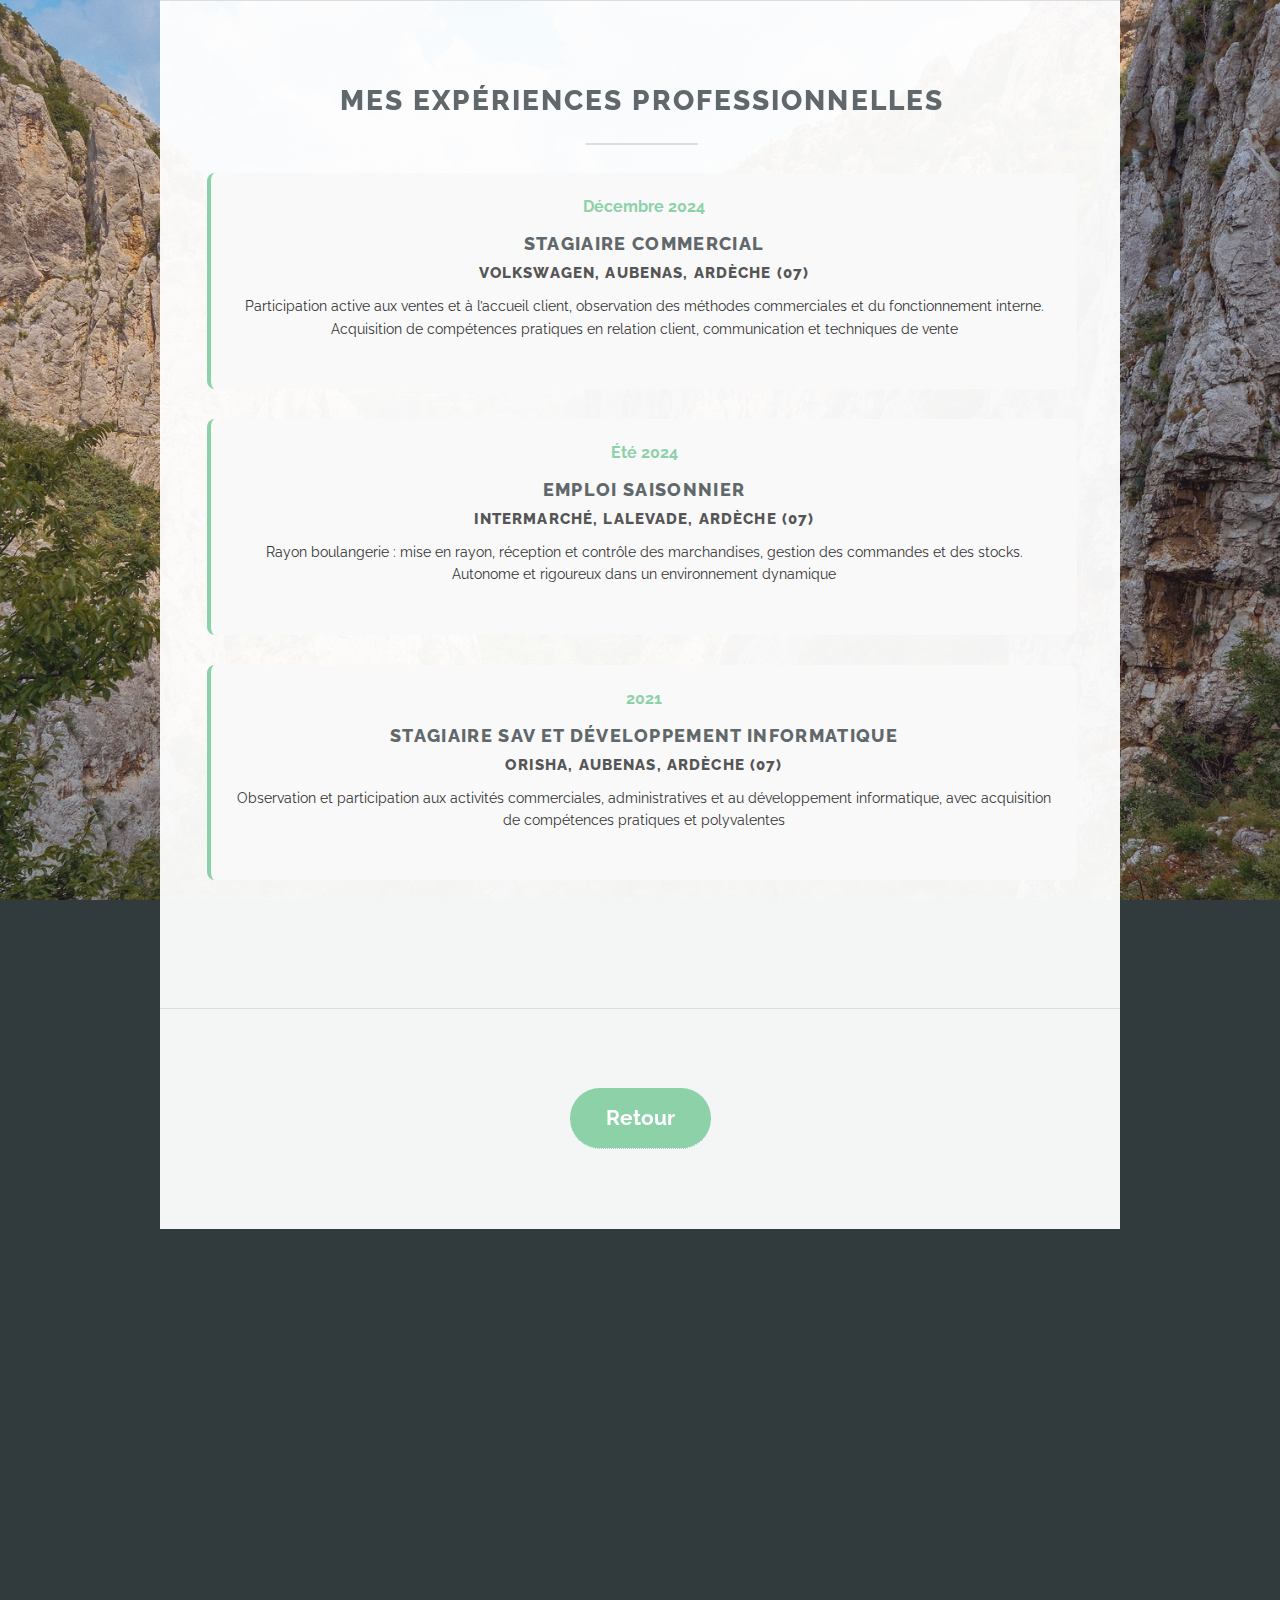
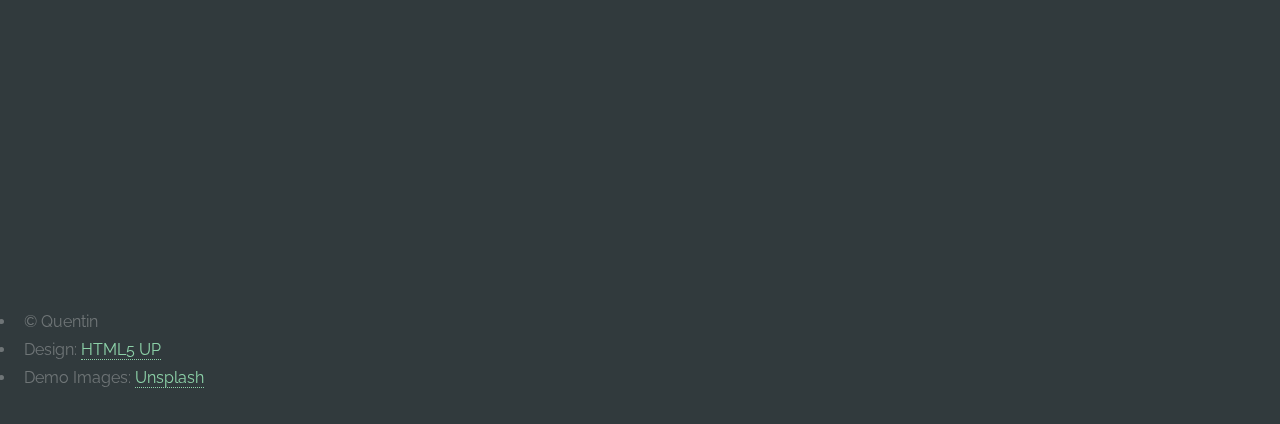
<file: experiences.html>
<!DOCTYPE HTML>
<!--
	Highlights by HTML5 UP
	html5up.net | @ajlkn
	Free for personal and commercial use under the CCA 3.0 license (html5up.net/license)
-->
<html>
	<head>
		<title>Expériences - Quentin GOMEZ-ORTIZ</title>
		<meta charset="utf-8" />
		<meta name="viewport" content="width=device-width, initial-scale=1, user-scalable=no" />
		<link rel="stylesheet" href="assets/css/main.css" />
	</head>
	<body class="is-preload">


		<!-- One -->
<section id="experience" class="main special">
    <div class="container">
        <div class="content">
            <header class="major">
                <h2>Mes expériences professionnelles</h2>
            </header>

            <div class="timeline">

                <!-- Expérience 1 -->
                <div class="timeline-item">
                    <span class="timeline-date">Décembre 2024</span>
                    <h3>Stagiaire Commercial</h3>
                    <h4>Volkswagen, Aubenas, Ardèche (07)</h4>
                    <p>Participation active aux ventes et à l’accueil client, observation des méthodes commerciales et du fonctionnement interne. Acquisition de compétences pratiques en relation client, communication et techniques de vente</p>
                </div>

                <!-- Expérience 2 -->
                <div class="timeline-item">
                    <span class="timeline-date">Été 2024</span>
                    <h3>Emploi saisonnier</h3>
                    <h4>Intermarché, Lalevade, Ardèche (07)</h4>
                    <p>Rayon boulangerie : mise en rayon, réception et contrôle des marchandises, gestion des commandes et des stocks. Autonome et rigoureux dans un environnement dynamique</p>
                </div>

                <!-- Expérience 3 -->
                <div class="timeline-item">
                    <span class="timeline-date">2021</span>
                    <h3>Stagiaire SAV et développement informatique</h3>
                    <h4>Orisha, Aubenas, Ardèche (07)</h4>
                    <p>Observation et participation aux activités commerciales, administratives et au développement informatique, avec acquisition de compétences pratiques et polyvalentes</p>
                </div>

            </div>
        </div>
    </div>
</section>



		<!-- Four -->
		<!--
			<section id="four" class="main">
				<div class="container">
					<div class="content">
						<header class="major">
							<h2>Elements</h2>
						</header>
						<section>
							<h4>Text</h4>
							<p>This is <b>bold</b> and this is <strong>strong</strong>. This is <i>italic</i> and this is <em>emphasized</em>.
							This is <sup>superscript</sup> text and this is <sub>subscript</sub> text.
							This is <u>underlined</u> and this is code: <code>for (;;) { ... }</code>. Finally, <a href="#">this is a link</a>.</p>
							<hr />
							<header>
								<h4>Heading with a Subtitle</h4>
								<p>Lorem ipsum dolor sit amet nullam id egestas urna aliquam</p>
							</header>
							<p>Nunc lacinia ante nunc ac lobortis. Interdum adipiscing gravida odio porttitor sem non mi integer non faucibus ornare mi ut ante amet placerat aliquet. Volutpat eu sed ante lacinia sapien lorem accumsan varius montes viverra nibh in adipiscing blandit tempus accumsan.</p>
							<header>
								<h5>Heading with a Subtitle</h5>
								<p>Lorem ipsum dolor sit amet nullam id egestas urna aliquam</p>
							</header>
							<p>Nunc lacinia ante nunc ac lobortis. Interdum adipiscing gravida odio porttitor sem non mi integer non faucibus ornare mi ut ante amet placerat aliquet. Volutpat eu sed ante lacinia sapien lorem accumsan varius montes viverra nibh in adipiscing blandit tempus accumsan.</p>
							<hr />
							<h2>Heading Level 2</h2>
							<h3>Heading Level 3</h3>
							<h4>Heading Level 4</h4>
							<h5>Heading Level 5</h5>
							<h6>Heading Level 6</h6>
							<hr />
							<h5>Blockquote</h5>
							<blockquote>Fringilla nisl. Donec accumsan interdum nisi, quis tincidunt felis sagittis eget tempus euismod. Vestibulum ante ipsum primis in faucibus vestibulum. Blandit adipiscing eu felis iaculis volutpat ac adipiscing accumsan faucibus. Vestibulum ante ipsum primis in faucibus lorem ipsum dolor sit amet nullam adipiscing eu felis.</blockquote>
							<h5>Preformatted</h5>
							<pre><code>i = 0;

while (!deck.isInOrder()) {
  print 'Iteration ' + i;
  deck.shuffle();
  i++;
}

print 'It took ' + i + ' iterations to sort the deck.';</code></pre>
						</section>

						<section>
							<h4>Lists</h4>
							<div class="row">
								<div class="col-6 col-12-medium">
									<h5>Unordered</h5>
									<ul>
										<li>Dolor pulvinar etiam.</li>
										<li>Sagittis adipiscing.</li>
										<li>Felis enim feugiat.</li>
									</ul>
									<h5>Alternate</h5>
									<ul class="alt">
										<li>Dolor pulvinar etiam.</li>
										<li>Sagittis adipiscing.</li>
										<li>Felis enim feugiat.</li>
									</ul>
								</div>
								<div class="col-6 col-12-medium">
									<h5>Ordered</h5>
									<ol>
										<li>Dolor pulvinar etiam.</li>
										<li>Etiam vel felis viverra.</li>
										<li>Felis enim feugiat.</li>
										<li>Dolor pulvinar etiam.</li>
										<li>Etiam vel felis lorem.</li>
										<li>Felis enim et feugiat.</li>
									</ol>
									<h5>Icons</h5>
									<ul class="icons">
										<li><a href="#" class="icon brands fa-twitter"><span class="label">Twitter</span></a></li>
										<li><a href="#" class="icon brands fa-facebook-f"><span class="label">Facebook</span></a></li>
										<li><a href="#" class="icon brands fa-instagram"><span class="label">Instagram</span></a></li>
										<li><a href="#" class="icon brands fa-github"><span class="label">Github</span></a></li>
									</ul>
								</div>
							</div>
							<h5>Actions</h5>
							<ul class="actions">
								<li><a href="#" class="button primary">Default</a></li>
								<li><a href="#" class="button">Default</a></li>
							</ul>
							<ul class="actions small">
								<li><a href="#" class="button primary small">Small</a></li>
								<li><a href="#" class="button small">Small</a></li>
							</ul>
							<div class="row">
								<div class="col-6 col-12-small">
									<ul class="actions stacked">
										<li><a href="#" class="button primary">Default</a></li>
										<li><a href="#" class="button">Default</a></li>
									</ul>
								</div>
								<div class="col-6 col-12-small">
									<ul class="actions stacked">
										<li><a href="#" class="button primary small">Small</a></li>
										<li><a href="#" class="button small">Small</a></li>
									</ul>
								</div>
								<div class="col-6 col-12-small">
									<ul class="actions stacked">
										<li><a href="#" class="button primary fit">Default</a></li>
										<li><a href="#" class="button fit">Default</a></li>
									</ul>
								</div>
								<div class="col-6 col-12-small">
									<ul class="actions stacked">
										<li><a href="#" class="button primary small fit">Small</a></li>
										<li><a href="#" class="button small fit">Small</a></li>
									</ul>
								</div>
							</div>
						</section>

						<section>
							<h4>Table</h4>
							<h5>Default</h5>
							<div class="table-wrapper">
								<table>
									<thead>
										<tr>
											<th>Name</th>
											<th>Description</th>
											<th>Price</th>
										</tr>
									</thead>
									<tbody>
										<tr>
											<td>Item One</td>
											<td>Ante turpis integer aliquet porttitor.</td>
											<td>29.99</td>
										</tr>
										<tr>
											<td>Item Two</td>
											<td>Vis ac commodo adipiscing arcu aliquet.</td>
											<td>19.99</td>
										</tr>
										<tr>
											<td>Item Three</td>
											<td> Morbi faucibus arcu accumsan lorem.</td>
											<td>29.99</td>
										</tr>
										<tr>
											<td>Item Four</td>
											<td>Vitae integer tempus condimentum.</td>
											<td>19.99</td>
										</tr>
										<tr>
											<td>Item Five</td>
											<td>Ante turpis integer aliquet porttitor.</td>
											<td>29.99</td>
										</tr>
									</tbody>
									<tfoot>
										<tr>
											<td colspan="2"></td>
											<td>100.00</td>
										</tr>
									</tfoot>
								</table>
							</div>

							<h5>Alternate</h5>
							<div class="table-wrapper">
								<table class="alt">
									<thead>
										<tr>
											<th>Name</th>
											<th>Description</th>
											<th>Price</th>
										</tr>
									</thead>
									<tbody>
										<tr>
											<td>Item One</td>
											<td>Ante turpis integer aliquet porttitor.</td>
											<td>29.99</td>
										</tr>
										<tr>
											<td>Item Two</td>
											<td>Vis ac commodo adipiscing arcu aliquet.</td>
											<td>19.99</td>
										</tr>
										<tr>
											<td>Item Three</td>
											<td> Morbi faucibus arcu accumsan lorem.</td>
											<td>29.99</td>
										</tr>
										<tr>
											<td>Item Four</td>
											<td>Vitae integer tempus condimentum.</td>
											<td>19.99</td>
										</tr>
										<tr>
											<td>Item Five</td>
											<td>Ante turpis integer aliquet porttitor.</td>
											<td>29.99</td>
										</tr>
									</tbody>
									<tfoot>
										<tr>
											<td colspan="2"></td>
											<td>100.00</td>
										</tr>
									</tfoot>
								</table>
							</div>
						</section>

						<section>
							<h4>Buttons</h4>
							<ul class="actions">
								<li><a href="#" class="button primary">Primary</a></li>
								<li><a href="#" class="button">Default</a></li>
							</ul>
							<ul class="actions">
								<li><a href="#" class="button">Default</a></li>
								<li><a href="#" class="button small">Small</a></li>
							</ul>
							<ul class="actions fit">
								<li><a href="#" class="button primary fit">Fit</a></li>
								<li><a href="#" class="button fit">Fit</a></li>
							</ul>
							<ul class="actions fit small">
								<li><a href="#" class="button primary fit small">Fit + Small</a></li>
								<li><a href="#" class="button fit small">Fit + Small</a></li>
							</ul>
							<ul class="actions">
								<li><a href="#" class="button primary icon solid fa-download">Icon</a></li>
								<li><a href="#" class="button icon solid fa-download">Icon</a></li>
							</ul>
							<ul class="actions">
								<li><span class="button primary disabled">Disabled</span></li>
								<li><span class="button disabled">Disabled</span></li>
							</ul>
						</section>

						<section>
							<h4>Form</h4>
							<form method="post" action="#">
								<div class="row gtr-uniform">
									<div class="col-6 col-12-xsmall">
										<input type="text" name="demo-name" id="demo-name" value="" placeholder="Name" />
									</div>
									<div class="col-6 col-12-xsmall">
										<input type="email" name="demo-email" id="demo-email" value="" placeholder="Email" />
									</div>
									<div class="col-12">
										<select name="demo-category" id="demo-category">
											<option value="">- Category -</option>
											<option value="1">Manufacturing</option>
											<option value="1">Shipping</option>
											<option value="1">Administration</option>
											<option value="1">Human Resources</option>
										</select>
									</div>
									<div class="col-4 col-12-small">
										<input type="radio" id="demo-priority-low" name="demo-priority" checked>
										<label for="demo-priority-low">Low</label>
									</div>
									<div class="col-4 col-12-small">
										<input type="radio" id="demo-priority-normal" name="demo-priority">
										<label for="demo-priority-normal">Normal</label>
									</div>
									<div class="col-4 col-12-small">
										<input type="radio" id="demo-priority-high" name="demo-priority">
										<label for="demo-priority-high">High</label>
									</div>
									<div class="col-6 col-12-small">
										<input type="checkbox" id="demo-copy" name="demo-copy">
										<label for="demo-copy">Email me a copy</label>
									</div>
									<div class="col-6 col-12-small">
										<input type="checkbox" id="demo-human" name="demo-human" checked>
										<label for="demo-human">Not a robot</label>
									</div>
									<div class="col-12">
										<textarea name="demo-message" id="demo-message" placeholder="Enter your message" rows="6"></textarea>
									</div>
									<div class="col-12">
										<ul class="actions">
											<li><input type="submit" value="Send Message" class="primary" /></li>
											<li><input type="reset" value="Reset" /></li>
										</ul>
									</div>
								</div>
							</form>
						</section>

						<section>
							<h4>Image</h4>
							<h5>Fit</h5>
							<div class="box alt">
								<div class="row gtr-uniform gtr-50">
									<div class="col-12"><span class="image fit"><img src="images/pic04.jpg" alt="" /></span></div>
									<div class="col-4"><span class="image fit"><img src="images/pic04.jpg" alt="" /></span></div>
									<div class="col-4"><span class="image fit"><img src="images/pic04.jpg" alt="" /></span></div>
									<div class="col-4"><span class="image fit"><img src="images/pic04.jpg" alt="" /></span></div>
									<div class="col-4"><span class="image fit"><img src="images/pic04.jpg" alt="" /></span></div>
									<div class="col-4"><span class="image fit"><img src="images/pic04.jpg" alt="" /></span></div>
									<div class="col-4"><span class="image fit"><img src="images/pic04.jpg" alt="" /></span></div>
									<div class="col-4"><span class="image fit"><img src="images/pic04.jpg" alt="" /></span></div>
									<div class="col-4"><span class="image fit"><img src="images/pic04.jpg" alt="" /></span></div>
									<div class="col-4"><span class="image fit"><img src="images/pic04.jpg" alt="" /></span></div>
								</div>
							</div>
							<h5>Left &amp; Right</h5>
							<p><span class="image left"><img src="images/pic05.jpg" alt="" /></span>Fringilla nisl. Donec accumsan interdum nisi, quis tincidunt felis sagittis eget. tempus euismod. Vestibulum ante ipsum primis in faucibus vestibulum. Blandit adipiscing eu felis iaculis volutpat ac adipiscing accumsan eu faucibus. Integer ac pellentesque praesent tincidunt felis sagittis eget. tempus euismod. Vestibulum ante ipsum primis in faucibus vestibulum. Blandit adipiscing eu felis iaculis volutpat ac adipiscing accumsan eu faucibus. Integer ac pellentesque praesent. Donec accumsan interdum nisi, quis tincidunt felis sagittis eget. tempus euismod. Vestibulum ante ipsum primis in faucibus vestibulum. Blandit adipiscing eu felis iaculis volutpat ac adipiscing accumsan eu faucibus. Integer ac pellentesque praesent tincidunt felis sagittis eget. tempus euismod. Vestibulum ante ipsum primis in faucibus vestibulum. Blandit adipiscing eu felis iaculis volutpat ac adipiscing accumsan eu faucibus. Integer ac pellentesque praesent.</p>
							<p><span class="image right"><img src="images/pic05.jpg" alt="" /></span>Fringilla nisl. Donec accumsan interdum nisi, quis tincidunt felis sagittis eget. tempus euismod. Vestibulum ante ipsum primis in faucibus vestibulum. Blandit adipiscing eu felis iaculis volutpat ac adipiscing accumsan eu faucibus. Integer ac pellentesque praesent tincidunt felis sagittis eget. tempus euismod. Vestibulum ante ipsum primis in faucibus vestibulum. Blandit adipiscing eu felis iaculis volutpat ac adipiscing accumsan eu faucibus. Integer ac pellentesque praesent. Donec accumsan interdum nisi, quis tincidunt felis sagittis eget. tempus euismod. Vestibulum ante ipsum primis in faucibus vestibulum. Blandit adipiscing eu felis iaculis volutpat ac adipiscing accumsan eu faucibus. Integer ac pellentesque praesent tincidunt felis sagittis eget. tempus euismod. Vestibulum ante ipsum primis in faucibus vestibulum. Blandit adipiscing eu felis iaculis volutpat ac adipiscing accumsan eu faucibus. Integer ac pellentesque praesent.</p>
						</section>

					</div>
					<a href="#footer" class="goto-next scrolly">Next</a>
				</div>
			</section>
		-->

	<!-- Footer -->
<section id="footer">
    <div class="container">
        <ul class="actions special">
            <li>
                <a href="index.html" class="button-return">Retour</a>
            </li>
        </ul>
    </div>
</section>



				</div>
				<footer>
					<ul class="copyright">
						<li>&copy; Quentin</li><li>Design: <a href="http://html5up.net">HTML5 UP</a></li><li>Demo Images: <a href="http://unsplash.com">Unsplash</a></li>
					</ul>
				</footer>
			</section>

		<!-- Scripts -->
			<script src="assets/js/jquery.min.js"></script>
			<script src="assets/js/jquery.scrollex.min.js"></script>
			<script src="assets/js/jquery.scrolly.min.js"></script>
			<script src="assets/js/browser.min.js"></script>
			<script src="assets/js/breakpoints.min.js"></script>
			<script src="assets/js/util.js"></script>
			<script src="assets/js/main.js"></script>

	</body>
</html>
</file>
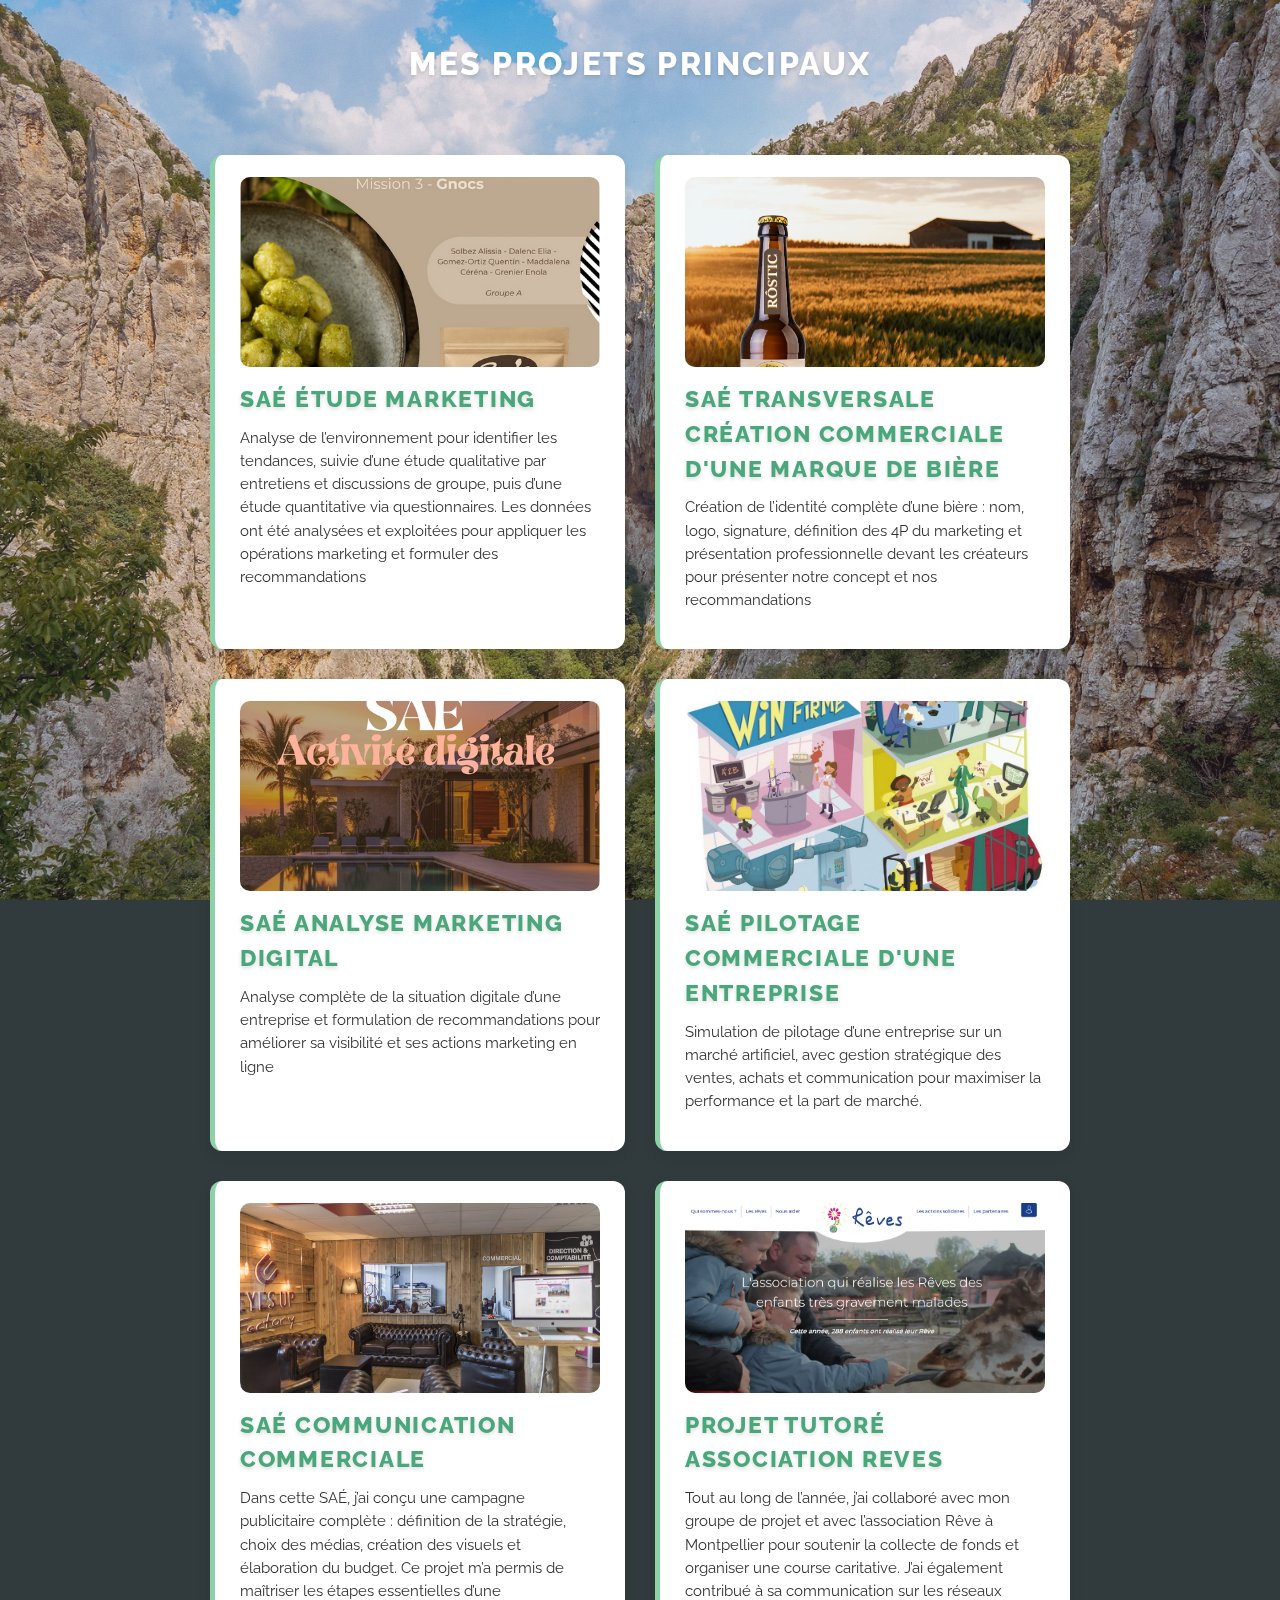
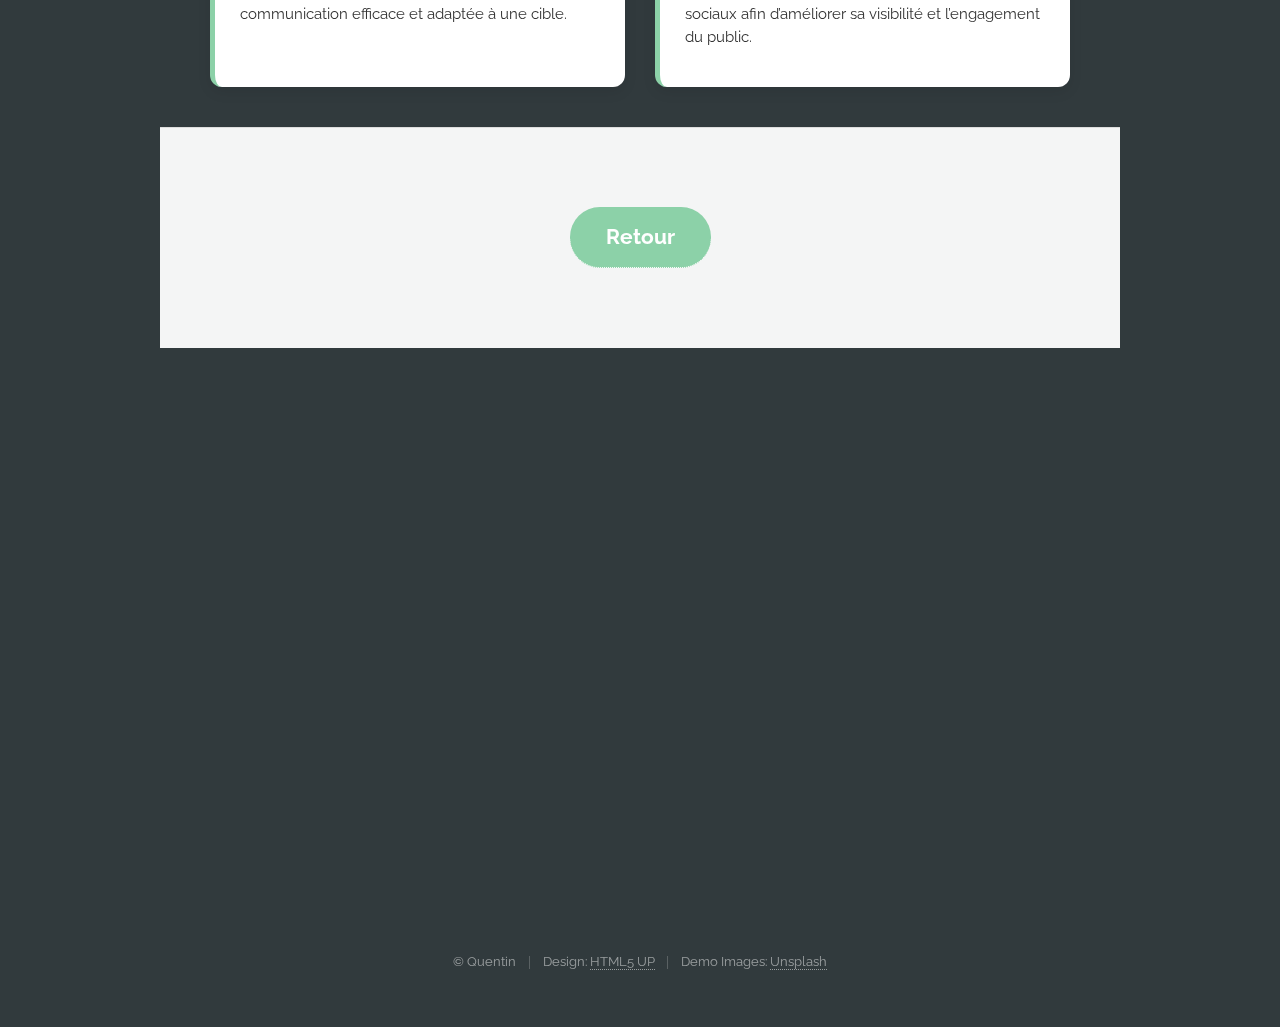
<file: projets.html>
<!DOCTYPE HTML>
<!--
	Highlights by HTML5 UP
	html5up.net | @ajlkn
	Free for personal and commercial use under the CCA 3.0 license (html5up.net/license)
-->
<html>
	<head>
		<title>Projets - Quentin GOMEZ-ORTIZ</title>
		<meta charset="utf-8" />
		<meta name="viewport" content="width=device-width, initial-scale=1, user-scalable=no" />
		<link rel="stylesheet" href="assets/css/main.css" />
	</head>
	<body class="is-preload">


		<!-- One -->
<!-- SECTION PARTAGE DES PROJETS (Adapté au style du site) -->
<section id="partage-projets" class="partage-container">

    <h2 class="partage-title">Mes Projets principaux</h2>

    <div class="projet-grid">

        <div class="projet-card">
            <div class="projet-image">
                <img src="images/saemarketing.png" alt="Image du projet" class="zoomable">
            </div>
            <h3>SAÉ Étude Marketing</h3>
            <p>
                Analyse de l’environnement pour identifier les tendances, suivie d’une étude qualitative par entretiens et discussions de groupe, puis d’une étude quantitative via questionnaires. Les données ont été analysées et exploitées pour appliquer les opérations marketing et formuler des recommandations
            </p>
        </div>

        <div class="projet-card">
            <div class="projet-image">
                <img src="images/rostic.png" alt="Image du projet" class="zoomable">
            </div>
            <h3>SAÉ Transversale Création commerciale d'une marque de bière</h3>
            <p>
               Création de l’identité complète d’une bière : nom, logo, signature, définition des 4P du marketing et présentation professionnelle devant les créateurs pour présenter notre concept et nos recommandations
            </p>
        </div>

        <div class="projet-card">
            <div class="projet-image">
                <img src="images/saeactivite.png" alt="Image du projet" class="zoomable">
            </div>
            <h3>SAÉ Analyse marketing digital</h3>
            <p>
                Analyse complète de la situation digitale d’une entreprise et formulation de recommandations pour améliorer sa visibilité et ses actions marketing en ligne
            </p>
        </div>

        <div class="projet-card">
            <div class="projet-image">
                <img src="images/winfirme.jpg" alt="Image du projet" class="zoomable">
            </div>
            <h3>SAÉ Pilotage commerciale d'une entreprise</h3>
            <p>
                Simulation de pilotage d’une entreprise sur un marché artificiel, avec gestion stratégique des ventes, achats et communication pour maximiser la performance et la part de marché.
            </p>
        </div>
		<div class="projet-card">
            <div class="projet-image">
                <img src="images/eyesup.png" alt="Image du projet" class="zoomable">
            </div>
            <h3>SAÉ Communication commerciale</h3>
            <p>
                Dans cette SAÉ, j’ai conçu une campagne publicitaire complète : définition de la stratégie, choix des médias, création des visuels et élaboration du budget. Ce projet m’a permis de maîtriser les étapes essentielles d’une communication efficace et adaptée à une cible.
            </p>
        </div>
		<div class="projet-card">
            <div class="projet-image">
                <img src="images/reves.png" alt="Image du projet" class="zoomable">
            </div>
            <h3>Projet tutoré association reves</h3>
            <p>
               Tout au long de l’année, j’ai collaboré avec mon groupe de projet et avec l’association Rêve à Montpellier pour soutenir la collecte de fonds et organiser une course caritative. J’ai également contribué à sa communication sur les réseaux sociaux afin d’améliorer sa visibilité et l’engagement du public.
            </p>
        </div>

    </div>
</section>

<!-- Lightbox (fenêtre image) -->
<div id="lightbox">
    <img id="lightbox-img" alt="">
</div>

<!-- Script -->
<script>
document.querySelectorAll('.zoomable').forEach(img => {
    img.addEventListener('click', () => {
        document.getElementById('lightbox-img').src = img.src;
        document.getElementById('lightbox').classList.add('active');
    });
});

document.getElementById('lightbox').addEventListener('click', () => {
    document.getElementById('lightbox').classList.remove('active');
});
</script>





		<!-- Four -->
		<!--
			<section id="four" class="main">
				<div class="container">
					<div class="content">
						<header class="major">
							<h2>Elements</h2>
						</header>
						<section>
							<h4>Text</h4>
							<p>This is <b>bold</b> and this is <strong>strong</strong>. This is <i>italic</i> and this is <em>emphasized</em>.
							This is <sup>superscript</sup> text and this is <sub>subscript</sub> text.
							This is <u>underlined</u> and this is code: <code>for (;;) { ... }</code>. Finally, <a href="#">this is a link</a>.</p>
							<hr />
							<header>
								<h4>Heading with a Subtitle</h4>
								<p>Lorem ipsum dolor sit amet nullam id egestas urna aliquam</p>
							</header>
							<p>Nunc lacinia ante nunc ac lobortis. Interdum adipiscing gravida odio porttitor sem non mi integer non faucibus ornare mi ut ante amet placerat aliquet. Volutpat eu sed ante lacinia sapien lorem accumsan varius montes viverra nibh in adipiscing blandit tempus accumsan.</p>
							<header>
								<h5>Heading with a Subtitle</h5>
								<p>Lorem ipsum dolor sit amet nullam id egestas urna aliquam</p>
							</header>
							<p>Nunc lacinia ante nunc ac lobortis. Interdum adipiscing gravida odio porttitor sem non mi integer non faucibus ornare mi ut ante amet placerat aliquet. Volutpat eu sed ante lacinia sapien lorem accumsan varius montes viverra nibh in adipiscing blandit tempus accumsan.</p>
							<hr />
							<h2>Heading Level 2</h2>
							<h3>Heading Level 3</h3>
							<h4>Heading Level 4</h4>
							<h5>Heading Level 5</h5>
							<h6>Heading Level 6</h6>
							<hr />
							<h5>Blockquote</h5>
							<blockquote>Fringilla nisl. Donec accumsan interdum nisi, quis tincidunt felis sagittis eget tempus euismod. Vestibulum ante ipsum primis in faucibus vestibulum. Blandit adipiscing eu felis iaculis volutpat ac adipiscing accumsan faucibus. Vestibulum ante ipsum primis in faucibus lorem ipsum dolor sit amet nullam adipiscing eu felis.</blockquote>
							<h5>Preformatted</h5>
							<pre><code>i = 0;

while (!deck.isInOrder()) {
  print 'Iteration ' + i;
  deck.shuffle();
  i++;
}

print 'It took ' + i + ' iterations to sort the deck.';</code></pre>
						</section>

						<section>
							<h4>Lists</h4>
							<div class="row">
								<div class="col-6 col-12-medium">
									<h5>Unordered</h5>
									<ul>
										<li>Dolor pulvinar etiam.</li>
										<li>Sagittis adipiscing.</li>
										<li>Felis enim feugiat.</li>
									</ul>
									<h5>Alternate</h5>
									<ul class="alt">
										<li>Dolor pulvinar etiam.</li>
										<li>Sagittis adipiscing.</li>
										<li>Felis enim feugiat.</li>
									</ul>
								</div>
								<div class="col-6 col-12-medium">
									<h5>Ordered</h5>
									<ol>
										<li>Dolor pulvinar etiam.</li>
										<li>Etiam vel felis viverra.</li>
										<li>Felis enim feugiat.</li>
										<li>Dolor pulvinar etiam.</li>
										<li>Etiam vel felis lorem.</li>
										<li>Felis enim et feugiat.</li>
									</ol>
									<h5>Icons</h5>
									<ul class="icons">
										<li><a href="#" class="icon brands fa-twitter"><span class="label">Twitter</span></a></li>
										<li><a href="#" class="icon brands fa-facebook-f"><span class="label">Facebook</span></a></li>
										<li><a href="#" class="icon brands fa-instagram"><span class="label">Instagram</span></a></li>
										<li><a href="#" class="icon brands fa-github"><span class="label">Github</span></a></li>
									</ul>
								</div>
							</div>
							<h5>Actions</h5>
							<ul class="actions">
								<li><a href="#" class="button primary">Default</a></li>
								<li><a href="#" class="button">Default</a></li>
							</ul>
							<ul class="actions small">
								<li><a href="#" class="button primary small">Small</a></li>
								<li><a href="#" class="button small">Small</a></li>
							</ul>
							<div class="row">
								<div class="col-6 col-12-small">
									<ul class="actions stacked">
										<li><a href="#" class="button primary">Default</a></li>
										<li><a href="#" class="button">Default</a></li>
									</ul>
								</div>
								<div class="col-6 col-12-small">
									<ul class="actions stacked">
										<li><a href="#" class="button primary small">Small</a></li>
										<li><a href="#" class="button small">Small</a></li>
									</ul>
								</div>
								<div class="col-6 col-12-small">
									<ul class="actions stacked">
										<li><a href="#" class="button primary fit">Default</a></li>
										<li><a href="#" class="button fit">Default</a></li>
									</ul>
								</div>
								<div class="col-6 col-12-small">
									<ul class="actions stacked">
										<li><a href="#" class="button primary small fit">Small</a></li>
										<li><a href="#" class="button small fit">Small</a></li>
									</ul>
								</div>
							</div>
						</section>

						<section>
							<h4>Table</h4>
							<h5>Default</h5>
							<div class="table-wrapper">
								<table>
									<thead>
										<tr>
											<th>Name</th>
											<th>Description</th>
											<th>Price</th>
										</tr>
									</thead>
									<tbody>
										<tr>
											<td>Item One</td>
											<td>Ante turpis integer aliquet porttitor.</td>
											<td>29.99</td>
										</tr>
										<tr>
											<td>Item Two</td>
											<td>Vis ac commodo adipiscing arcu aliquet.</td>
											<td>19.99</td>
										</tr>
										<tr>
											<td>Item Three</td>
											<td> Morbi faucibus arcu accumsan lorem.</td>
											<td>29.99</td>
										</tr>
										<tr>
											<td>Item Four</td>
											<td>Vitae integer tempus condimentum.</td>
											<td>19.99</td>
										</tr>
										<tr>
											<td>Item Five</td>
											<td>Ante turpis integer aliquet porttitor.</td>
											<td>29.99</td>
										</tr>
									</tbody>
									<tfoot>
										<tr>
											<td colspan="2"></td>
											<td>100.00</td>
										</tr>
									</tfoot>
								</table>
							</div>

							<h5>Alternate</h5>
							<div class="table-wrapper">
								<table class="alt">
									<thead>
										<tr>
											<th>Name</th>
											<th>Description</th>
											<th>Price</th>
										</tr>
									</thead>
									<tbody>
										<tr>
											<td>Item One</td>
											<td>Ante turpis integer aliquet porttitor.</td>
											<td>29.99</td>
										</tr>
										<tr>
											<td>Item Two</td>
											<td>Vis ac commodo adipiscing arcu aliquet.</td>
											<td>19.99</td>
										</tr>
										<tr>
											<td>Item Three</td>
											<td> Morbi faucibus arcu accumsan lorem.</td>
											<td>29.99</td>
										</tr>
										<tr>
											<td>Item Four</td>
											<td>Vitae integer tempus condimentum.</td>
											<td>19.99</td>
										</tr>
										<tr>
											<td>Item Five</td>
											<td>Ante turpis integer aliquet porttitor.</td>
											<td>29.99</td>
										</tr>
									</tbody>
									<tfoot>
										<tr>
											<td colspan="2"></td>
											<td>100.00</td>
										</tr>
									</tfoot>
								</table>
							</div>
						</section>

						<section>
							<h4>Buttons</h4>
							<ul class="actions">
								<li><a href="#" class="button primary">Primary</a></li>
								<li><a href="#" class="button">Default</a></li>
							</ul>
							<ul class="actions">
								<li><a href="#" class="button">Default</a></li>
								<li><a href="#" class="button small">Small</a></li>
							</ul>
							<ul class="actions fit">
								<li><a href="#" class="button primary fit">Fit</a></li>
								<li><a href="#" class="button fit">Fit</a></li>
							</ul>
							<ul class="actions fit small">
								<li><a href="#" class="button primary fit small">Fit + Small</a></li>
								<li><a href="#" class="button fit small">Fit + Small</a></li>
							</ul>
							<ul class="actions">
								<li><a href="#" class="button primary icon solid fa-download">Icon</a></li>
								<li><a href="#" class="button icon solid fa-download">Icon</a></li>
							</ul>
							<ul class="actions">
								<li><span class="button primary disabled">Disabled</span></li>
								<li><span class="button disabled">Disabled</span></li>
							</ul>
						</section>

						<section>
							<h4>Form</h4>
							<form method="post" action="#">
								<div class="row gtr-uniform">
									<div class="col-6 col-12-xsmall">
										<input type="text" name="demo-name" id="demo-name" value="" placeholder="Name" />
									</div>
									<div class="col-6 col-12-xsmall">
										<input type="email" name="demo-email" id="demo-email" value="" placeholder="Email" />
									</div>
									<div class="col-12">
										<select name="demo-category" id="demo-category">
											<option value="">- Category -</option>
											<option value="1">Manufacturing</option>
											<option value="1">Shipping</option>
											<option value="1">Administration</option>
											<option value="1">Human Resources</option>
										</select>
									</div>
									<div class="col-4 col-12-small">
										<input type="radio" id="demo-priority-low" name="demo-priority" checked>
										<label for="demo-priority-low">Low</label>
									</div>
									<div class="col-4 col-12-small">
										<input type="radio" id="demo-priority-normal" name="demo-priority">
										<label for="demo-priority-normal">Normal</label>
									</div>
									<div class="col-4 col-12-small">
										<input type="radio" id="demo-priority-high" name="demo-priority">
										<label for="demo-priority-high">High</label>
									</div>
									<div class="col-6 col-12-small">
										<input type="checkbox" id="demo-copy" name="demo-copy">
										<label for="demo-copy">Email me a copy</label>
									</div>
									<div class="col-6 col-12-small">
										<input type="checkbox" id="demo-human" name="demo-human" checked>
										<label for="demo-human">Not a robot</label>
									</div>
									<div class="col-12">
										<textarea name="demo-message" id="demo-message" placeholder="Enter your message" rows="6"></textarea>
									</div>
									<div class="col-12">
										<ul class="actions">
											<li><input type="submit" value="Send Message" class="primary" /></li>
											<li><input type="reset" value="Reset" /></li>
										</ul>
									</div>
								</div>
							</form>
						</section>

						<section>
							<h4>Image</h4>
							<h5>Fit</h5>
							<div class="box alt">
								<div class="row gtr-uniform gtr-50">
									<div class="col-12"><span class="image fit"><img src="images/pic04.jpg" alt="" /></span></div>
									<div class="col-4"><span class="image fit"><img src="images/pic04.jpg" alt="" /></span></div>
									<div class="col-4"><span class="image fit"><img src="images/pic04.jpg" alt="" /></span></div>
									<div class="col-4"><span class="image fit"><img src="images/pic04.jpg" alt="" /></span></div>
									<div class="col-4"><span class="image fit"><img src="images/pic04.jpg" alt="" /></span></div>
									<div class="col-4"><span class="image fit"><img src="images/pic04.jpg" alt="" /></span></div>
									<div class="col-4"><span class="image fit"><img src="images/pic04.jpg" alt="" /></span></div>
									<div class="col-4"><span class="image fit"><img src="images/pic04.jpg" alt="" /></span></div>
									<div class="col-4"><span class="image fit"><img src="images/pic04.jpg" alt="" /></span></div>
									<div class="col-4"><span class="image fit"><img src="images/pic04.jpg" alt="" /></span></div>
								</div>
							</div>
							<h5>Left &amp; Right</h5>
							<p><span class="image left"><img src="images/pic05.jpg" alt="" /></span>Fringilla nisl. Donec accumsan interdum nisi, quis tincidunt felis sagittis eget. tempus euismod. Vestibulum ante ipsum primis in faucibus vestibulum. Blandit adipiscing eu felis iaculis volutpat ac adipiscing accumsan eu faucibus. Integer ac pellentesque praesent tincidunt felis sagittis eget. tempus euismod. Vestibulum ante ipsum primis in faucibus vestibulum. Blandit adipiscing eu felis iaculis volutpat ac adipiscing accumsan eu faucibus. Integer ac pellentesque praesent. Donec accumsan interdum nisi, quis tincidunt felis sagittis eget. tempus euismod. Vestibulum ante ipsum primis in faucibus vestibulum. Blandit adipiscing eu felis iaculis volutpat ac adipiscing accumsan eu faucibus. Integer ac pellentesque praesent tincidunt felis sagittis eget. tempus euismod. Vestibulum ante ipsum primis in faucibus vestibulum. Blandit adipiscing eu felis iaculis volutpat ac adipiscing accumsan eu faucibus. Integer ac pellentesque praesent.</p>
							<p><span class="image right"><img src="images/pic05.jpg" alt="" /></span>Fringilla nisl. Donec accumsan interdum nisi, quis tincidunt felis sagittis eget. tempus euismod. Vestibulum ante ipsum primis in faucibus vestibulum. Blandit adipiscing eu felis iaculis volutpat ac adipiscing accumsan eu faucibus. Integer ac pellentesque praesent tincidunt felis sagittis eget. tempus euismod. Vestibulum ante ipsum primis in faucibus vestibulum. Blandit adipiscing eu felis iaculis volutpat ac adipiscing accumsan eu faucibus. Integer ac pellentesque praesent. Donec accumsan interdum nisi, quis tincidunt felis sagittis eget. tempus euismod. Vestibulum ante ipsum primis in faucibus vestibulum. Blandit adipiscing eu felis iaculis volutpat ac adipiscing accumsan eu faucibus. Integer ac pellentesque praesent tincidunt felis sagittis eget. tempus euismod. Vestibulum ante ipsum primis in faucibus vestibulum. Blandit adipiscing eu felis iaculis volutpat ac adipiscing accumsan eu faucibus. Integer ac pellentesque praesent.</p>
						</section>

					</div>
					<a href="#footer" class="goto-next scrolly">Next</a>
				</div>
			</section>
		-->

	<!-- Footer -->
<section id="footer">
    <div class="container">
        <ul class="actions special">
            <li>
                <a href="index.html" class="button-return">Retour</a>
            </li>
        </ul>
    </div>
				</div>
				<footer>
					<ul class="copyright">
						<li>&copy; Quentin</li><li>Design: <a href="http://html5up.net">HTML5 UP</a></li><li>Demo Images: <a href="http://unsplash.com">Unsplash</a></li>
					</ul>
				</footer>
			</section>

		<!-- Scripts -->
			<script src="assets/js/jquery.min.js"></script>
			<script src="assets/js/jquery.scrollex.min.js"></script>
			<script src="assets/js/jquery.scrolly.min.js"></script>
			<script src="assets/js/browser.min.js"></script>
			<script src="assets/js/breakpoints.min.js"></script>
			<script src="assets/js/util.js"></script>
			<script src="assets/js/main.js"></script>

	</body>
</html>
</file>
<file: assets/css/main.css>
@import url("fontawesome-all.min.css");
@import url("https://fonts.googleapis.com/css?family=Raleway:400,400italic,700,800");

/*
	Highlights by HTML5 UP
	html5up.net | @ajlkn
	Free for personal and commercial use under the CCA 3.0 license (html5up.net/license)
*/

html, body, div, span, applet, object,
iframe, h1, h2, h3, h4, h5, h6, p, blockquote,
pre, a, abbr, acronym, address, big, cite,
code, del, dfn, em, img, ins, kbd, q, s, samp,
small, strike, strong, sub, sup, tt, var, b,
u, i, center, dl, dt, dd, ol, ul, li, fieldset,
form, label, legend, table, caption, tbody,
tfoot, thead, tr, th, td, article, aside,
canvas, details, embed, figure, figcaption,
footer, header, hgroup, menu, nav, output, ruby,
section, summary, time, mark, audio, video {
	margin: 0;
	padding: 0;
	border: 0;
	font-size: 100%;
	font: inherit;
	vertical-align: baseline;}

article, aside, details, figcaption, figure,
footer, header, hgroup, menu, nav, section {
	display: block;}

body {
	line-height: 1;
}

ol, ul {
	list-style: none;
}

blockquote, q {
	quotes: none;
}

	blockquote:before, blockquote:after, q:before, q:after {
		content: '';
		content: none;
	}

table {
	border-collapse: collapse;
	border-spacing: 0;
}

body {
	-webkit-text-size-adjust: none;
}

mark {
	background-color: transparent;
	color: inherit;
}

input::-moz-focus-inner {
	border: 0;
	padding: 0;
}

input, select, textarea {
	-moz-appearance: none;
	-webkit-appearance: none;
	-ms-appearance: none;
	appearance: none;
}

/* Basic */

	html {
		box-sizing: border-box;
	}

	*, *:before, *:after {
		box-sizing: inherit;
	}

	html {
		background-color: #313a3d;
		background-attachment: fixed,						fixed;
		background-image: url("images/overlay.png"), url("../../images/picfond.jpg");
		background-position: top left,					center center;
		background-repeat: repeat,						none;
		background-size: auto,						cover;
	}

	html.is-preload *, html.is-preload *:before, html.is-preload *:after {
		-moz-animation: none !important;
		-webkit-animation: none !important;
		-ms-animation: none !important;
		animation: none !important;
		-moz-transition: none !important;
		-webkit-transition: none !important;
		-ms-transition: none !important;
		transition: none !important;
	}

	html.is-touch {
		height: 100vh;
		overflow: hidden;
	}

		html.is-touch #wrapper {
			-webkit-backface-visibility: hidden;
			-webkit-overflow-scrolling: touch;
			-webkit-transform: translate3d(0, 0, 0);
			height: 100vh;
			overflow: auto;
		}

	body, input, select, textarea {
		color: #6f7577;
		font-family: "Raleway", "Helvetica", sans-serif;
		font-size: 15pt;
		font-weight: 400;
		line-height: 1.75em;
	}

	a {
		-moz-transition: color 0.2s ease-in-out, border-bottom-color 0.2s ease-in-out;
		-webkit-transition: color 0.2s ease-in-out, border-bottom-color 0.2s ease-in-out;
		-ms-transition: color 0.2s ease-in-out, border-bottom-color 0.2s ease-in-out;
		transition: color 0.2s ease-in-out, border-bottom-color 0.2s ease-in-out;
		border-bottom: dotted 1px;
		color: #8cd1a8;
		text-decoration: none;
	}

		a:hover {
			border-bottom-color: transparent !important;
			color: #8cd1a8 !important;
			text-decoration: none;
		}

	strong, b {
		color: #61686b;
		font-weight: 700;
	}

	em, i {
		font-style: italic;
	}

	p {
		margin: 0 0 2em 0;
	}

	h1, h2, h3, h4, h5, h6 {
		color: #61686b;
		font-weight: 800;
		letter-spacing: 0.075em;
		line-height: 1em;
		margin: 0 0 1em 0;
		text-transform: uppercase;
	}

		h1 a, h2 a, h3 a, h4 a, h5 a, h6 a {
			color: inherit;
			text-decoration: none;
		}

	h2 {
		font-size: 1.75em;
		line-height: 1.5em;
	}

	h3 {
		font-size: 1em;
		line-height: 1.5em;
	}

	h4 {
		font-size: 0.9em;
		line-height: 1.5em;
	}

	h5 {
		font-size: 0.8em;
		line-height: 1.5em;
	}

	h6 {
		font-size: 0.7em;
		line-height: 1.5em;
	}

	sub {
		font-size: 0.8em;
		position: relative;
		top: 0.5em;
	}

	sup {
		font-size: 0.8em;
		position: relative;
		top: -0.5em;
	}

	hr {
		border: 0;
		border-bottom: solid 1px #dddddd;
		margin: 2em 0;
	}

		hr.major {
			margin: 3em 0;
		}

	blockquote {
		border-left: solid 6px #dddddd;
		font-style: italic;
		margin: 0 0 2em 0;
		padding: 0.5em 0 0.5em 1.5em;
	}

	code {
		background: rgba(144, 144, 144, 0.075);
		font-family: "Courier New", monospace;
		font-size: 0.9em;
		margin: 0 0.25em;
		padding: 0.25em 0.65em;
	}

	pre {
		-webkit-overflow-scrolling: touch;
		font-family: "Courier New", monospace;
		font-size: 0.9em;
		margin: 0 0 2em 0;
	}

		pre code {
			display: block;
			line-height: 1.75em;
			padding: 1em 1.5em;
			overflow-x: auto;
		}

	.align-left {
		text-align: left;
	}

	.align-center {
		text-align: center;
	}

	.align-right {
		text-align: right;
	}

/* Container */

	.container {
		margin: 0 auto;
		max-width: calc(100% - 4em);
		width: 60em;
	}

		.container.xsmall {
			width: 8.75em;
		}

		.container.small {
			width: 17.5em;
		}

		.container.medium {
			width: 26.25em;
		}

		.container.large {
			width: 43.75em;
		}

		.container.xlarge {
			width: 52.5em;
		}

		.container.max {
			width: 100%;
		}

		@media screen and (max-width: 980px) {

			.container {
				width: 80% !important;
				max-width: 100% !important;
			}

		}

		@media screen and (max-width: 480px) {

			.container {
				width: 100% !important;
			}

		}

/* Row */

	.row {
		display: flex;
		flex-wrap: wrap;
		box-sizing: border-box;
		align-items: stretch;
	}

		.row > * {
			box-sizing: border-box;
		}

		.row.gtr-uniform > * > :last-child {
			margin-bottom: 0;
		}

		.row.aln-left {
			justify-content: flex-start;
		}

		.row.aln-center {
			justify-content: center;
		}

		.row.aln-right {
			justify-content: flex-end;
		}

		.row.aln-top {
			align-items: flex-start;
		}

		.row.aln-middle {
			align-items: center;
		}

		.row.aln-bottom {
			align-items: flex-end;
		}

		.row > .imp {
			order: -1;
		}

		.row > .col-1 {
			width: 8.33333%;
		}

		.row > .off-1 {
			margin-left: 8.33333%;
		}

		.row > .col-2 {
			width: 16.66667%;
		}

		.row > .off-2 {
			margin-left: 16.66667%;
		}

		.row > .col-3 {
			width: 25%;
		}

		.row > .off-3 {
			margin-left: 25%;
		}

		.row > .col-4 {
			width: 33.33333%;
		}

		.row > .off-4 {
			margin-left: 33.33333%;
		}

		.row > .col-5 {
			width: 41.66667%;
		}

		.row > .off-5 {
			margin-left: 41.66667%;
		}

		.row > .col-6 {
			width: 50%;
		}

		.row > .off-6 {
			margin-left: 50%;
		}

		.row > .col-7 {
			width: 58.33333%;
		}

		.row > .off-7 {
			margin-left: 58.33333%;
		}

		.row > .col-8 {
			width: 66.66667%;
		}

		.row > .off-8 {
			margin-left: 66.66667%;
		}

		.row > .col-9 {
			width: 75%;
		}

		.row > .off-9 {
			margin-left: 75%;
		}

		.row > .col-10 {
			width: 83.33333%;
		}

		.row > .off-10 {
			margin-left: 83.33333%;
		}

		.row > .col-11 {
			width: 91.66667%;
		}

		.row > .off-11 {
			margin-left: 91.66667%;
		}

		.row > .col-12 {
			width: 100%;
		}

		.row > .off-12 {
			margin-left: 100%;
		}

		.row.gtr-0 {
			margin-top: 0;
			margin-left: 0em;
		}

			.row.gtr-0 > * {
				padding: 0 0 0 0em;
			}

			.row.gtr-0.gtr-uniform {
				margin-top: 0em;
			}

				.row.gtr-0.gtr-uniform > * {
					padding-top: 0em;
				}

		.row.gtr-25 {
			margin-top: 0;
			margin-left: -0.375em;
		}

			.row.gtr-25 > * {
				padding: 0 0 0 0.375em;
			}

			.row.gtr-25.gtr-uniform {
				margin-top: -0.375em;
			}

				.row.gtr-25.gtr-uniform > * {
					padding-top: 0.375em;
				}

		.row.gtr-50 {
			margin-top: 0;
			margin-left: -0.75em;
		}

			.row.gtr-50 > * {
				padding: 0 0 0 0.75em;
			}

			.row.gtr-50.gtr-uniform {
				margin-top: -0.75em;
			}

				.row.gtr-50.gtr-uniform > * {
					padding-top: 0.75em;
				}

		.row {
			margin-top: 0;
			margin-left: -1.5em;
		}

			.row > * {
				padding: 0 0 0 1.5em;
			}

			.row.gtr-uniform {
				margin-top: -1.5em;
			}

				.row.gtr-uniform > * {
					padding-top: 1.5em;
				}

		.row.gtr-150 {
			margin-top: 0;
			margin-left: -2.25em;
		}

			.row.gtr-150 > * {
				padding: 0 0 0 2.25em;
			}

			.row.gtr-150.gtr-uniform {
				margin-top: -2.25em;
			}

				.row.gtr-150.gtr-uniform > * {
					padding-top: 2.25em;
				}

		.row.gtr-200 {
			margin-top: 0;
			margin-left: -3em;
		}

			.row.gtr-200 > * {
				padding: 0 0 0 3em;
			}

			.row.gtr-200.gtr-uniform {
				margin-top: -3em;
			}

				.row.gtr-200.gtr-uniform > * {
					padding-top: 3em;
				}

		@media screen and (max-width: 1680px) {

			.row {
				display: flex;
				flex-wrap: wrap;
				box-sizing: border-box;
				align-items: stretch;
			}

				.row > * {
					box-sizing: border-box;
				}

				.row.gtr-uniform > * > :last-child {
					margin-bottom: 0;
				}

				.row.aln-left {
					justify-content: flex-start;
				}

				.row.aln-center {
					justify-content: center;
				}

				.row.aln-right {
					justify-content: flex-end;
				}

				.row.aln-top {
					align-items: flex-start;
				}

				.row.aln-middle {
					align-items: center;
				}

				.row.aln-bottom {
					align-items: flex-end;
				}

				.row > .imp-large {
					order: -1;
				}

				.row > .col-1-large {
					width: 8.33333%;
				}

				.row > .off-1-large {
					margin-left: 8.33333%;
				}

				.row > .col-2-large {
					width: 16.66667%;
				}

				.row > .off-2-large {
					margin-left: 16.66667%;
				}

				.row > .col-3-large {
					width: 25%;
				}

				.row > .off-3-large {
					margin-left: 25%;
				}

				.row > .col-4-large {
					width: 33.33333%;
				}

				.row > .off-4-large {
					margin-left: 33.33333%;
				}

				.row > .col-5-large {
					width: 41.66667%;
				}

				.row > .off-5-large {
					margin-left: 41.66667%;
				}

				.row > .col-6-large {
					width: 50%;
				}

				.row > .off-6-large {
					margin-left: 50%;
				}

				.row > .col-7-large {
					width: 58.33333%;
				}

				.row > .off-7-large {
					margin-left: 58.33333%;
				}

				.row > .col-8-large {
					width: 66.66667%;
				}

				.row > .off-8-large {
					margin-left: 66.66667%;
				}

				.row > .col-9-large {
					width: 75%;
				}

				.row > .off-9-large {
					margin-left: 75%;
				}

				.row > .col-10-large {
					width: 83.33333%;
				}

				.row > .off-10-large {
					margin-left: 83.33333%;
				}

				.row > .col-11-large {
					width: 91.66667%;
				}

				.row > .off-11-large {
					margin-left: 91.66667%;
				}

				.row > .col-12-large {
					width: 100%;
				}

				.row > .off-12-large {
					margin-left: 100%;
				}

				.row.gtr-0 {
					margin-top: 0;
					margin-left: 0em;
				}

					.row.gtr-0 > * {
						padding: 0 0 0 0em;
					}

					.row.gtr-0.gtr-uniform {
						margin-top: 0em;
					}

						.row.gtr-0.gtr-uniform > * {
							padding-top: 0em;
						}

				.row.gtr-25 {
					margin-top: 0;
					margin-left: -0.375em;
				}

					.row.gtr-25 > * {
						padding: 0 0 0 0.375em;
					}

					.row.gtr-25.gtr-uniform {
						margin-top: -0.375em;
					}

						.row.gtr-25.gtr-uniform > * {
							padding-top: 0.375em;
						}

				.row.gtr-50 {
					margin-top: 0;
					margin-left: -0.75em;
				}

					.row.gtr-50 > * {
						padding: 0 0 0 0.75em;
					}

					.row.gtr-50.gtr-uniform {
						margin-top: -0.75em;
					}

						.row.gtr-50.gtr-uniform > * {
							padding-top: 0.75em;
						}

				.row {
					margin-top: 0;
					margin-left: -1.5em;
				}

					.row > * {
						padding: 0 0 0 1.5em;
					}

					.row.gtr-uniform {
						margin-top: -1.5em;
					}

						.row.gtr-uniform > * {
							padding-top: 1.5em;
						}

				.row.gtr-150 {
					margin-top: 0;
					margin-left: -2.25em;
				}

					.row.gtr-150 > * {
						padding: 0 0 0 2.25em;
					}

					.row.gtr-150.gtr-uniform {
						margin-top: -2.25em;
					}

						.row.gtr-150.gtr-uniform > * {
							padding-top: 2.25em;
						}

				.row.gtr-200 {
					margin-top: 0;
					margin-left: -3em;
				}

					.row.gtr-200 > * {
						padding: 0 0 0 3em;
					}

					.row.gtr-200.gtr-uniform {
						margin-top: -3em;
					}

						.row.gtr-200.gtr-uniform > * {
							padding-top: 3em;
						}

		}

		@media screen and (max-width: 980px) {

			.row {
				display: flex;
				flex-wrap: wrap;
				box-sizing: border-box;
				align-items: stretch;
			}

				.row > * {
					box-sizing: border-box;
				}

				.row.gtr-uniform > * > :last-child {
					margin-bottom: 0;
				}

				.row.aln-left {
					justify-content: flex-start;
				}

				.row.aln-center {
					justify-content: center;
				}

				.row.aln-right {
					justify-content: flex-end;
				}

				.row.aln-top {
					align-items: flex-start;
				}

				.row.aln-middle {
					align-items: center;
				}

				.row.aln-bottom {
					align-items: flex-end;
				}

				.row > .imp-medium {
					order: -1;
				}

				.row > .col-1-medium {
					width: 8.33333%;
				}

				.row > .off-1-medium {
					margin-left: 8.33333%;
				}

				.row > .col-2-medium {
					width: 16.66667%;
				}

				.row > .off-2-medium {
					margin-left: 16.66667%;
				}

				.row > .col-3-medium {
					width: 25%;
				}

				.row > .off-3-medium {
					margin-left: 25%;
				}

				.row > .col-4-medium {
					width: 33.33333%;
				}

				.row > .off-4-medium {
					margin-left: 33.33333%;
				}

				.row > .col-5-medium {
					width: 41.66667%;
				}

				.row > .off-5-medium {
					margin-left: 41.66667%;
				}

				.row > .col-6-medium {
					width: 50%;
				}

				.row > .off-6-medium {
					margin-left: 50%;
				}

				.row > .col-7-medium {
					width: 58.33333%;
				}

				.row > .off-7-medium {
					margin-left: 58.33333%;
				}

				.row > .col-8-medium {
					width: 66.66667%;
				}

				.row > .off-8-medium {
					margin-left: 66.66667%;
				}

				.row > .col-9-medium {
					width: 75%;
				}

				.row > .off-9-medium {
					margin-left: 75%;
				}

				.row > .col-10-medium {
					width: 83.33333%;
				}

				.row > .off-10-medium {
					margin-left: 83.33333%;
				}

				.row > .col-11-medium {
					width: 91.66667%;
				}

				.row > .off-11-medium {
					margin-left: 91.66667%;
				}

				.row > .col-12-medium {
					width: 100%;
				}

				.row > .off-12-medium {
					margin-left: 100%;
				}

				.row.gtr-0 {
					margin-top: 0;
					margin-left: 0em;
				}

					.row.gtr-0 > * {
						padding: 0 0 0 0em;
					}

					.row.gtr-0.gtr-uniform {
						margin-top: 0em;
					}

						.row.gtr-0.gtr-uniform > * {
							padding-top: 0em;
						}

				.row.gtr-25 {
					margin-top: 0;
					margin-left: -0.375em;
				}

					.row.gtr-25 > * {
						padding: 0 0 0 0.375em;
					}

					.row.gtr-25.gtr-uniform {
						margin-top: -0.375em;
					}

						.row.gtr-25.gtr-uniform > * {
							padding-top: 0.375em;
						}

				.row.gtr-50 {
					margin-top: 0;
					margin-left: -0.75em;
				}

					.row.gtr-50 > * {
						padding: 0 0 0 0.75em;
					}

					.row.gtr-50.gtr-uniform {
						margin-top: -0.75em;
					}

						.row.gtr-50.gtr-uniform > * {
							padding-top: 0.75em;
						}

				.row {
					margin-top: 0;
					margin-left: -1.5em;
				}

					.row > * {
						padding: 0 0 0 1.5em;
					}

					.row.gtr-uniform {
						margin-top: -1.5em;
					}

						.row.gtr-uniform > * {
							padding-top: 1.5em;
						}

				.row.gtr-150 {
					margin-top: 0;
					margin-left: -2.25em;
				}

					.row.gtr-150 > * {
						padding: 0 0 0 2.25em;
					}

					.row.gtr-150.gtr-uniform {
						margin-top: -2.25em;
					}

						.row.gtr-150.gtr-uniform > * {
							padding-top: 2.25em;
						}

				.row.gtr-200 {
					margin-top: 0;
					margin-left: -3em;
				}

					.row.gtr-200 > * {
						padding: 0 0 0 3em;
					}

					.row.gtr-200.gtr-uniform {
						margin-top: -3em;
					}

						.row.gtr-200.gtr-uniform > * {
							padding-top: 3em;
						}

		}

		@media screen and (max-width: 736px) {

			.row {
				display: flex;
				flex-wrap: wrap;
				box-sizing: border-box;
				align-items: stretch;
			}

				.row > * {
					box-sizing: border-box;
				}

				.row.gtr-uniform > * > :last-child {
					margin-bottom: 0;
				}

				.row.aln-left {
					justify-content: flex-start;
				}

				.row.aln-center {
					justify-content: center;
				}

				.row.aln-right {
					justify-content: flex-end;
				}

				.row.aln-top {
					align-items: flex-start;
				}

				.row.aln-middle {
					align-items: center;
				}

				.row.aln-bottom {
					align-items: flex-end;
				}

				.row > .imp-small {
					order: -1;
				}

				.row > .col-1-small {
					width: 8.33333%;
				}

				.row > .off-1-small {
					margin-left: 8.33333%;
				}

				.row > .col-2-small {
					width: 16.66667%;
				}

				.row > .off-2-small {
					margin-left: 16.66667%;
				}

				.row > .col-3-small {
					width: 25%;
				}

				.row > .off-3-small {
					margin-left: 25%;
				}

				.row > .col-4-small {
					width: 33.33333%;
				}

				.row > .off-4-small {
					margin-left: 33.33333%;
				}

				.row > .col-5-small {
					width: 41.66667%;
				}

				.row > .off-5-small {
					margin-left: 41.66667%;
				}

				.row > .col-6-small {
					width: 50%;
				}

				.row > .off-6-small {
					margin-left: 50%;
				}

				.row > .col-7-small {
					width: 58.33333%;
				}

				.row > .off-7-small {
					margin-left: 58.33333%;
				}

				.row > .col-8-small {
					width: 66.66667%;
				}

				.row > .off-8-small {
					margin-left: 66.66667%;
				}

				.row > .col-9-small {
					width: 75%;
				}

				.row > .off-9-small {
					margin-left: 75%;
				}

				.row > .col-10-small {
					width: 83.33333%;
				}

				.row > .off-10-small {
					margin-left: 83.33333%;
				}

				.row > .col-11-small {
					width: 91.66667%;
				}

				.row > .off-11-small {
					margin-left: 91.66667%;
				}

				.row > .col-12-small {
					width: 100%;
				}

				.row > .off-12-small {
					margin-left: 100%;
				}

				.row.gtr-0 {
					margin-top: 0;
					margin-left: 0em;
				}

					.row.gtr-0 > * {
						padding: 0 0 0 0em;
					}

					.row.gtr-0.gtr-uniform {
						margin-top: 0em;
					}

						.row.gtr-0.gtr-uniform > * {
							padding-top: 0em;
						}

				.row.gtr-25 {
					margin-top: 0;
					margin-left: -0.25em;
				}

					.row.gtr-25 > * {
						padding: 0 0 0 0.25em;
					}

					.row.gtr-25.gtr-uniform {
						margin-top: -0.25em;
					}

						.row.gtr-25.gtr-uniform > * {
							padding-top: 0.25em;
						}

				.row.gtr-50 {
					margin-top: 0;
					margin-left: -0.5em;
				}

					.row.gtr-50 > * {
						padding: 0 0 0 0.5em;
					}

					.row.gtr-50.gtr-uniform {
						margin-top: -0.5em;
					}

						.row.gtr-50.gtr-uniform > * {
							padding-top: 0.5em;
						}

				.row {
					margin-top: 0;
					margin-left: -1em;
				}

					.row > * {
						padding: 0 0 0 1em;
					}

					.row.gtr-uniform {
						margin-top: -1em;
					}

						.row.gtr-uniform > * {
							padding-top: 1em;
						}

				.row.gtr-150 {
					margin-top: 0;
					margin-left: -1.5em;
				}

					.row.gtr-150 > * {
						padding: 0 0 0 1.5em;
					}

					.row.gtr-150.gtr-uniform {
						margin-top: -1.5em;
					}

						.row.gtr-150.gtr-uniform > * {
							padding-top: 1.5em;
						}

				.row.gtr-200 {
					margin-top: 0;
					margin-left: -2em;
				}

					.row.gtr-200 > * {
						padding: 0 0 0 2em;
					}

					.row.gtr-200.gtr-uniform {
						margin-top: -2em;
					}

						.row.gtr-200.gtr-uniform > * {
							padding-top: 2em;
						}

		}

		@media screen and (max-width: 480px) {

			.row {
				display: flex;
				flex-wrap: wrap;
				box-sizing: border-box;
				align-items: stretch;
			}

				.row > * {
					box-sizing: border-box;
				}

				.row.gtr-uniform > * > :last-child {
					margin-bottom: 0;
				}

				.row.aln-left {
					justify-content: flex-start;
				}

				.row.aln-center {
					justify-content: center;
				}

				.row.aln-right {
					justify-content: flex-end;
				}

				.row.aln-top {
					align-items: flex-start;
				}

				.row.aln-middle {
					align-items: center;
				}

				.row.aln-bottom {
					align-items: flex-end;
				}

				.row > .imp-xsmall {
					order: -1;
				}

				.row > .col-1-xsmall {
					width: 8.33333%;
				}

				.row > .off-1-xsmall {
					margin-left: 8.33333%;
				}

				.row > .col-2-xsmall {
					width: 16.66667%;
				}

				.row > .off-2-xsmall {
					margin-left: 16.66667%;
				}

				.row > .col-3-xsmall {
					width: 25%;
				}

				.row > .off-3-xsmall {
					margin-left: 25%;
				}

				.row > .col-4-xsmall {
					width: 33.33333%;
				}

				.row > .off-4-xsmall {
					margin-left: 33.33333%;
				}

				.row > .col-5-xsmall {
					width: 41.66667%;
				}

				.row > .off-5-xsmall {
					margin-left: 41.66667%;
				}

				.row > .col-6-xsmall {
					width: 50%;
				}

				.row > .off-6-xsmall {
					margin-left: 50%;
				}

				.row > .col-7-xsmall {
					width: 58.33333%;
				}

				.row > .off-7-xsmall {
					margin-left: 58.33333%;
				}

				.row > .col-8-xsmall {
					width: 66.66667%;
				}

				.row > .off-8-xsmall {
					margin-left: 66.66667%;
				}

				.row > .col-9-xsmall {
					width: 75%;
				}

				.row > .off-9-xsmall {
					margin-left: 75%;
				}

				.row > .col-10-xsmall {
					width: 83.33333%;
				}

				.row > .off-10-xsmall {
					margin-left: 83.33333%;
				}

				.row > .col-11-xsmall {
					width: 91.66667%;
				}

				.row > .off-11-xsmall {
					margin-left: 91.66667%;
				}

				.row > .col-12-xsmall {
					width: 100%;
				}

				.row > .off-12-xsmall {
					margin-left: 100%;
				}

				.row.gtr-0 {
					margin-top: 0;
					margin-left: 0em;
				}

					.row.gtr-0 > * {
						padding: 0 0 0 0em;
					}

					.row.gtr-0.gtr-uniform {
						margin-top: 0em;
					}

						.row.gtr-0.gtr-uniform > * {
							padding-top: 0em;
						}

				.row.gtr-25 {
					margin-top: 0;
					margin-left: -0.25em;
				}

					.row.gtr-25 > * {
						padding: 0 0 0 0.25em;
					}

					.row.gtr-25.gtr-uniform {
						margin-top: -0.25em;
					}

						.row.gtr-25.gtr-uniform > * {
							padding-top: 0.25em;
						}

				.row.gtr-50 {
					margin-top: 0;
					margin-left: -0.5em;
				}

					.row.gtr-50 > * {
						padding: 0 0 0 0.5em;
					}

					.row.gtr-50.gtr-uniform {
						margin-top: -0.5em;
					}

						.row.gtr-50.gtr-uniform > * {
							padding-top: 0.5em;
						}

				.row {
					margin-top: 0;
					margin-left: -1em;
				}

					.row > * {
						padding: 0 0 0 1em;
					}

					.row.gtr-uniform {
						margin-top: -1em;
					}

						.row.gtr-uniform > * {
							padding-top: 1em;
						}

				.row.gtr-150 {
					margin-top: 0;
					margin-left: -1.5em;
				}

					.row.gtr-150 > * {
						padding: 0 0 0 1.5em;
					}

					.row.gtr-150.gtr-uniform {
						margin-top: -1.5em;
					}

						.row.gtr-150.gtr-uniform > * {
							padding-top: 1.5em;
						}

				.row.gtr-200 {
					margin-top: 0;
					margin-left: -2em;
				}

					.row.gtr-200 > * {
						padding: 0 0 0 2em;
					}

					.row.gtr-200.gtr-uniform {
						margin-top: -2em;
					}

						.row.gtr-200.gtr-uniform > * {
							padding-top: 2em;
						}

		}

/* Loader */

	@-moz-keyframes spinner-show {
		0% {
			opacity: 0;
		}

		100% {
			opacity: 1;
		}
	}

	@-webkit-keyframes spinner-show {
		0% {
			opacity: 0;
		}

		100% {
			opacity: 1;
		}
	}

	@-ms-keyframes spinner-show {
		0% {
			opacity: 0;
		}

		100% {
			opacity: 1;
		}
	}

	@keyframes spinner-show {
		0% {
			opacity: 0;
		}

		100% {
			opacity: 1;
		}
	}

	@-moz-keyframes spinner-hide {
		0% {
			color: #464e50;
			z-index: 10001;
			-moz-transform: scale(1) rotate(0deg);
			-webkit-transform: scale(1) rotate(0deg);
			-ms-transform: scale(1) rotate(0deg);
			transform: scale(1) rotate(0deg);
		}

		99% {
			color: #313a3d;
			z-index: 10001;
			-moz-transform: scale(0.5) rotate(360deg);
			-webkit-transform: scale(0.5) rotate(360deg);
			-ms-transform: scale(0.5) rotate(360deg);
			transform: scale(0.5) rotate(360deg);
		}

		100% {
			color: #313a3d;
			z-index: -1;
			-moz-transform: scale(0) rotate(360deg);
			-webkit-transform: scale(0) rotate(360deg);
			-ms-transform: scale(0) rotate(360deg);
			transform: scale(0) rotate(360deg);
		}
	}

	@-webkit-keyframes spinner-hide {
		0% {
			color: #464e50;
			z-index: 10001;
			-moz-transform: scale(1) rotate(0deg);
			-webkit-transform: scale(1) rotate(0deg);
			-ms-transform: scale(1) rotate(0deg);
			transform: scale(1) rotate(0deg);
		}

		99% {
			color: #313a3d;
			z-index: 10001;
			-moz-transform: scale(0.5) rotate(360deg);
			-webkit-transform: scale(0.5) rotate(360deg);
			-ms-transform: scale(0.5) rotate(360deg);
			transform: scale(0.5) rotate(360deg);
		}

		100% {
			color: #313a3d;
			z-index: -1;
			-moz-transform: scale(0) rotate(360deg);
			-webkit-transform: scale(0) rotate(360deg);
			-ms-transform: scale(0) rotate(360deg);
			transform: scale(0) rotate(360deg);
		}
	}

	@-ms-keyframes spinner-hide {
		0% {
			color: #464e50;
			z-index: 10001;
			-moz-transform: scale(1) rotate(0deg);
			-webkit-transform: scale(1) rotate(0deg);
			-ms-transform: scale(1) rotate(0deg);
			transform: scale(1) rotate(0deg);
		}

		99% {
			color: #313a3d;
			z-index: 10001;
			-moz-transform: scale(0.5) rotate(360deg);
			-webkit-transform: scale(0.5) rotate(360deg);
			-ms-transform: scale(0.5) rotate(360deg);
			transform: scale(0.5) rotate(360deg);
		}

		100% {
			color: #313a3d;
			z-index: -1;
			-moz-transform: scale(0) rotate(360deg);
			-webkit-transform: scale(0) rotate(360deg);
			-ms-transform: scale(0) rotate(360deg);
			transform: scale(0) rotate(360deg);
		}
	}

	@keyframes spinner-hide {
		0% {
			color: #464e50;
			z-index: 10001;
			-moz-transform: scale(1) rotate(0deg);
			-webkit-transform: scale(1) rotate(0deg);
			-ms-transform: scale(1) rotate(0deg);
			transform: scale(1) rotate(0deg);
		}

		99% {
			color: #313a3d;
			z-index: 10001;
			-moz-transform: scale(0.5) rotate(360deg);
			-webkit-transform: scale(0.5) rotate(360deg);
			-ms-transform: scale(0.5) rotate(360deg);
			transform: scale(0.5) rotate(360deg);
		}

		100% {
			color: #313a3d;
			z-index: -1;
			-moz-transform: scale(0) rotate(360deg);
			-webkit-transform: scale(0) rotate(360deg);
			-ms-transform: scale(0) rotate(360deg);
			transform: scale(0) rotate(360deg);
		}
	}

	@-moz-keyframes spinner-rotate {
		0% {
			-moz-transform: scale(1) rotate(0deg);
			-webkit-transform: scale(1) rotate(0deg);
			-ms-transform: scale(1) rotate(0deg);
			transform: scale(1) rotate(0deg);
		}

		100% {
			-moz-transform: scale(1) rotate(360deg);
			-webkit-transform: scale(1) rotate(360deg);
			-ms-transform: scale(1) rotate(360deg);
			transform: scale(1) rotate(360deg);
		}
	}

	@-webkit-keyframes spinner-rotate {
		0% {
			-moz-transform: scale(1) rotate(0deg);
			-webkit-transform: scale(1) rotate(0deg);
			-ms-transform: scale(1) rotate(0deg);
			transform: scale(1) rotate(0deg);
		}

		100% {
			-moz-transform: scale(1) rotate(360deg);
			-webkit-transform: scale(1) rotate(360deg);
			-ms-transform: scale(1) rotate(360deg);
			transform: scale(1) rotate(360deg);
		}
	}

	@-ms-keyframes spinner-rotate {
		0% {
			-moz-transform: scale(1) rotate(0deg);
			-webkit-transform: scale(1) rotate(0deg);
			-ms-transform: scale(1) rotate(0deg);
			transform: scale(1) rotate(0deg);
		}

		100% {
			-moz-transform: scale(1) rotate(360deg);
			-webkit-transform: scale(1) rotate(360deg);
			-ms-transform: scale(1) rotate(360deg);
			transform: scale(1) rotate(360deg);
		}
	}

	@keyframes spinner-rotate {
		0% {
			-moz-transform: scale(1) rotate(0deg);
			-webkit-transform: scale(1) rotate(0deg);
			-ms-transform: scale(1) rotate(0deg);
			transform: scale(1) rotate(0deg);
		}

		100% {
			-moz-transform: scale(1) rotate(360deg);
			-webkit-transform: scale(1) rotate(360deg);
			-ms-transform: scale(1) rotate(360deg);
			transform: scale(1) rotate(360deg);
		}
	}

	@-moz-keyframes overlay-hide {
		0% {
			opacity: 1;
			z-index: 10000;
		}

		15% {
			opacity: 1;
			z-index: 10000;
		}

		99% {
			opacity: 0;
			z-index: 10000;
		}

		100% {
			opacity: 0;
			z-index: -1;
		}
	}

	@-webkit-keyframes overlay-hide {
		0% {
			opacity: 1;
			z-index: 10000;
		}

		15% {
			opacity: 1;
			z-index: 10000;
		}

		99% {
			opacity: 0;
			z-index: 10000;
		}

		100% {
			opacity: 0;
			z-index: -1;
		}
	}

	@-ms-keyframes overlay-hide {
		0% {
			opacity: 1;
			z-index: 10000;
		}

		15% {
			opacity: 1;
			z-index: 10000;
		}

		99% {
			opacity: 0;
			z-index: 10000;
		}

		100% {
			opacity: 0;
			z-index: -1;
		}
	}

	@keyframes overlay-hide {
		0% {
			opacity: 1;
			z-index: 10000;
		}

		15% {
			opacity: 1;
			z-index: 10000;
		}

		99% {
			opacity: 0;
			z-index: 10000;
		}

		100% {
			opacity: 0;
			z-index: -1;
		}
	}

	html body {
		text-decoration: none;
	}

		html body:before {
			-moz-osx-font-smoothing: grayscale;
			-webkit-font-smoothing: antialiased;
			display: inline-block;
			font-style: normal;
			font-variant: normal;
			text-rendering: auto;
			line-height: 1;
			text-transform: none !important;
			font-family: 'Font Awesome 5 Free';
			font-weight: 900;
		}

		html body:before {
			-moz-animation: spinner-show 1.5s 1 0.25s ease forwards, spinner-hide 0.25s ease-in-out forwards !important;
			-webkit-animation: spinner-show 1.5s 1 0.25s ease forwards, spinner-hide 0.25s ease-in-out forwards !important;
			-ms-animation: spinner-show 1.5s 1 0.25s ease forwards, spinner-hide 0.25s ease-in-out forwards !important;
			animation: spinner-show 1.5s 1 0.25s ease forwards, spinner-hide 0.25s ease-in-out forwards !important;
			-moz-transform-origin: 50% 50%;
			-webkit-transform-origin: 50% 50%;
			-ms-transform-origin: 50% 50%;
			transform-origin: 50% 50%;
			color: #464e50;
			content: '\f1ce';
			cursor: default;
			display: block;
			font-size: 2em;
			height: 2em;
			left: 50%;
			opacity: 0;
			line-height: 2em;
			margin: -1em 0 0 -1em;
			position: fixed;
			text-align: center;
			top: 50%;
			width: 2em;
			z-index: -1;
		}

		html body:after {
			-moz-animation: overlay-hide 1s ease-in forwards !important;
			-webkit-animation: overlay-hide 1s ease-in forwards !important;
			-ms-animation: overlay-hide 1s ease-in forwards !important;
			animation: overlay-hide 1s ease-in forwards !important;
			background: #313a3d;
			content: '';
			display: block;
			height: 100%;
			left: 0;
			opacity: 0;
			position: fixed;
			top: 0;
			width: 100%;
			z-index: -1;
		}

	html.is-preload body:before {
		-moz-animation: spinner-show 1.5s 1 0.25s ease forwards, spinner-rotate 0.75s infinite linear !important;
		-webkit-animation: spinner-show 1.5s 1 0.25s ease forwards, spinner-rotate 0.75s infinite linear !important;
		-ms-animation: spinner-show 1.5s 1 0.25s ease forwards, spinner-rotate 0.75s infinite linear !important;
		animation: spinner-show 1.5s 1 0.25s ease forwards, spinner-rotate 0.75s infinite linear !important;
		z-index: 10001;
	}

	html.is-preload body:after {
		-moz-animation: none !important;
		-webkit-animation: none !important;
		-ms-animation: none !important;
		animation: none !important;
		opacity: 1;
		z-index: 10000;
	}

	@media (-webkit-min-device-pixel-ratio: 2) {

		html body:before {
			line-height: 2.025em;
		}

	}

/* Section/Article */

	section.special, article.special {
		text-align: center;
	}

	header p {
		color: #a8b0b3;
		letter-spacing: 0.05em;
		text-transform: uppercase;
	}

	header h1 + p {
		margin-top: -1em;
	}

	header h2 + p {
		margin-top: -1em;
	}

	header h3 + p {
		margin-top: -0.8em;
	}

	header h4 + p,
	header h5 + p,
	header h6 + p {
		font-size: 0.8em;
		margin-top: -0.6em;
	}

	header.major {
		text-align: center;
	}

		header.major h1, header.major h2, header.major h3, header.major h4, header.major h5, header.major h6 {
			position: relative;
		}

			header.major h1:after, header.major h2:after, header.major h3:after, header.major h4:after, header.major h5:after, header.major h6:after {
				background: #dddddd;
				content: '';
				display: block;
				height: 2px;
				margin: 0.75em auto 0 auto;
				position: relative;
				width: 4em;
			}

		header.major p {
			margin-top: 0;
		}

/* Form */

	form {
		margin: 0 0 2em 0;
	}

	label {
		color: #61686b;
		display: block;
		font-size: 0.9em;
		font-weight: 700;
		margin: 0 0 1em 0;
	}

	input[type="text"],
	input[type="password"],
	input[type="email"],
	select,
	textarea {
		-moz-appearance: none;
		-webkit-appearance: none;
		-ms-appearance: none;
		appearance: none;
		background: rgba(144, 144, 144, 0.15);
		border-radius: 0;
		border: none;
		color: inherit;
		display: block;
		outline: 0;
		padding: 0 1em;
		text-decoration: none;
		width: 100%;
	}

		input[type="text"]:invalid,
		input[type="password"]:invalid,
		input[type="email"]:invalid,
		select:invalid,
		textarea:invalid {
			box-shadow: none;
		}

		input[type="text"]:focus,
		input[type="password"]:focus,
		input[type="email"]:focus,
		select:focus,
		textarea:focus {
			box-shadow: inset 0 0 0 2px #8cd1a8;
		}

	select {
		background-image: url("data:image/svg+xml;charset=utf8,%3Csvg xmlns='http://www.w3.org/2000/svg' width='40' height='40' preserveAspectRatio='none' viewBox='0 0 40 40'%3E%3Cpath d='M9.4,12.3l10.4,10.4l10.4-10.4c0.2-0.2,0.5-0.4,0.9-0.4c0.3,0,0.6,0.1,0.9,0.4l3.3,3.3c0.2,0.2,0.4,0.5,0.4,0.9 c0,0.4-0.1,0.6-0.4,0.9L20.7,31.9c-0.2,0.2-0.5,0.4-0.9,0.4c-0.3,0-0.6-0.1-0.9-0.4L4.3,17.3c-0.2-0.2-0.4-0.5-0.4-0.9 c0-0.4,0.1-0.6,0.4-0.9l3.3-3.3c0.2-0.2,0.5-0.4,0.9-0.4S9.1,12.1,9.4,12.3z' fill='%23a8b0b3' /%3E%3C/svg%3E");
		background-size: 1.25rem;
		background-repeat: no-repeat;
		background-position: calc(100% - 1rem) center;
		height: 3em;
		padding-right: 3em;
		text-overflow: ellipsis;
	}

		select option {
			color: #61686b;
			background: #fff;
		}

		select:focus::-ms-value {
			background-color: transparent;
		}

		select::-ms-expand {
			display: none;
		}

	input[type="text"],
	input[type="password"],
	input[type="email"],
	select {
		height: 3em;
	}

	textarea {
		padding: 0.75em 1em;
	}

	input[type="checkbox"],
	input[type="radio"] {
		-moz-appearance: none;
		-webkit-appearance: none;
		-ms-appearance: none;
		appearance: none;
		display: block;
		float: left;
		margin-right: -2em;
		opacity: 0;
		width: 1em;
		z-index: -1;
	}

		input[type="checkbox"] + label,
		input[type="radio"] + label {
			text-decoration: none;
			color: #6f7577;
			cursor: pointer;
			display: inline-block;
			font-size: 1em;
			font-weight: 400;
			padding-left: 2.55em;
			padding-right: 0.75em;
			position: relative;
		}

			input[type="checkbox"] + label:before,
			input[type="radio"] + label:before {
				-moz-osx-font-smoothing: grayscale;
				-webkit-font-smoothing: antialiased;
				display: inline-block;
				font-style: normal;
				font-variant: normal;
				text-rendering: auto;
				line-height: 1;
				text-transform: none !important;
				font-family: 'Font Awesome 5 Free';
				font-weight: 900;
			}

			input[type="checkbox"] + label:before,
			input[type="radio"] + label:before {
				background: rgba(144, 144, 144, 0.15);
				content: '';
				display: inline-block;
				font-size: 0.8em;
				height: 2.25em;
				left: 0;
				line-height: 2.25em;
				position: absolute;
				text-align: center;
				top: 0;
				width: 2.25em;
			}

		input[type="checkbox"]:checked + label:before,
		input[type="radio"]:checked + label:before {
			background: #313a3d;
			color: #ffffff;
			content: '\f00c';
		}

		input[type="checkbox"]:focus + label:before,
		input[type="radio"]:focus + label:before {
			box-shadow: inset 0 0 0 2px #8cd1a8;
		}

	input[type="radio"] + label:before {
		border-radius: 100%;
	}

	::-webkit-input-placeholder {
		color: #a8b0b3 !important;
		opacity: 1.0;
	}

	:-moz-placeholder {
		color: #a8b0b3 !important;
		opacity: 1.0;
	}

	::-moz-placeholder {
		color: #a8b0b3 !important;
		opacity: 1.0;
	}

	:-ms-input-placeholder {
		color: #a8b0b3 !important;
		opacity: 1.0;
	}

/* Box */

	.box {
		border: solid 2px #dddddd;
		margin-bottom: 2em;
		padding: 1.5em;
	}

		.box > :last-child,
		.box > :last-child > :last-child,
		.box > :last-child > :last-child > :last-child {
			margin-bottom: 0;
		}

		.box.alt {
			border: 0;
			border-radius: 0;
			padding: 0;
		}

/* Icon */

	.icon {
		text-decoration: none;
		border-bottom: none;
		position: relative;
	}

		.icon:before {
			-moz-osx-font-smoothing: grayscale;
			-webkit-font-smoothing: antialiased;
			display: inline-block;
			font-style: normal;
			font-variant: normal;
			text-rendering: auto;
			line-height: 1;
			text-transform: none !important;
			font-family: 'Font Awesome 5 Free';
			font-weight: 400;
		}

		.icon > .label {
			display: none;
		}

		.icon:before {
			line-height: inherit;
		}

		.icon.solid:before {
			font-weight: 900;
		}

		.icon.brands:before {
			font-family: 'Font Awesome 5 Brands';
		}

		.icon.major {
			display: block;
			margin: 0 0 1em 0;
		}

			.icon.major:before {
				font-size: 2.5em;
			}

/* Image */

	.image {
		border: 0;
		display: inline-block;
		position: relative;
	}

		.image:before {
			background: url("images/overlay.png");
			content: '';
			display: block;
			height: 100%;
			left: 0;
			position: absolute;
			top: 0;
			width: 100%;
		}

		.image img {
			display: block;
		}

		.image.left {
			float: left;
			margin: 0 1.5em 1em 0;
			top: 0.25em;
		}

		.image.right {
			float: right;
			margin: 0 0 1em 1.5em;
			top: 0.25em;
		}

		.image.left, .image.right {
			max-width: 40%;
		}

			.image.left img, .image.right img {
				width: 100%;
			}

		.image.fit {
			display: block;
			margin: 0 0 2em 0;
			width: 100%;
		}

			.image.fit img {
				width: 100%;
			}

/* List */

	ol {
		list-style: decimal;
		margin: 0 0 2em 0;
		padding-left: 1.25em;
	}

		ol li {
			padding-left: 0.25em;
		}

	ul {
		list-style: disc;
		margin: 0 0 2em 0;
		padding-left: 1em;
	}

		ul li {
			padding-left: 0.5em;
		}

		ul.alt {
			list-style: none;
			padding-left: 0;
		}

			ul.alt li {
				border-top: solid 1px #dddddd;
				padding: 0.5em 0;
			}

				ul.alt li:first-child {
					border-top: 0;
					padding-top: 0;
				}

	dl {
		margin: 0 0 2em 0;
	}

/* Icons */

	ul.icons {
		cursor: default;
		list-style: none;
		padding-left: 0;
	}

		ul.icons li {
			display: inline-block;
			padding: 0 1.5em 0 0;
		}

			ul.icons li:last-child {
				padding-right: 0;
			}

			ul.icons li .icon:before {
				font-size: 1.5em;
			}

/* Icons Grid */

	ul.icons-grid {
		list-style: none;
		padding: 0;
		position: relative;
	}

		ul.icons-grid li {
			display: block;
			float: left;
			padding: 3em 0;
			width: 50%;
		}

			ul.icons-grid li h3 {
				margin: 0;
			}

			ul.icons-grid li:nth-child(2n + 1) {
				box-shadow: inset -1px 0 0 0 #dddddd, 1px 0 0 0 #dddddd;
			}

			ul.icons-grid li:nth-child(2n + 3):before {
				background: #dddddd;
				content: '';
				display: block;
				height: 2px;
				margin-top: -3em;
				position: absolute;
				width: 100%;
			}

		ul.icons-grid:after {
			clear: both;
			content: '';
			display: block;
		}

/* Actions */

	ul.actions {
		display: -moz-flex;
		display: -webkit-flex;
		display: -ms-flex;
		display: flex;
		cursor: default;
		list-style: none;
		margin-left: -1em;
		padding-left: 0;
	}

		ul.actions li {
			padding: 0 0 0 1em;
			vertical-align: middle;
		}

		ul.actions.special {
			-moz-justify-content: center;
			-webkit-justify-content: center;
			-ms-justify-content: center;
			justify-content: center;
			width: 100%;
			margin-left: 0;
		}

			ul.actions.special li:first-child {
				padding-left: 0;
			}

		ul.actions.stacked {
			-moz-flex-direction: column;
			-webkit-flex-direction: column;
			-ms-flex-direction: column;
			flex-direction: column;
			margin-left: 0;
		}

			ul.actions.stacked li {
				padding: 1.3em 0 0 0;
			}

				ul.actions.stacked li:first-child {
					padding-top: 0;
				}

		ul.actions.fit {
			width: calc(100% + 1em);
		}

			ul.actions.fit li {
				-moz-flex-grow: 1;
				-webkit-flex-grow: 1;
				-ms-flex-grow: 1;
				flex-grow: 1;
				-moz-flex-shrink: 1;
				-webkit-flex-shrink: 1;
				-ms-flex-shrink: 1;
				flex-shrink: 1;
				width: 100%;
			}

				ul.actions.fit li > * {
					width: 100%;
				}

			ul.actions.fit.stacked {
				width: 100%;
			}

		@media screen and (max-width: 480px) {

			ul.actions:not(.fixed) {
				-moz-flex-direction: column;
				-webkit-flex-direction: column;
				-ms-flex-direction: column;
				flex-direction: column;
				margin-left: 0;
				width: 100% !important;
			}

				ul.actions:not(.fixed) li {
					-moz-flex-grow: 1;
					-webkit-flex-grow: 1;
					-ms-flex-grow: 1;
					flex-grow: 1;
					-moz-flex-shrink: 1;
					-webkit-flex-shrink: 1;
					-ms-flex-shrink: 1;
					flex-shrink: 1;
					padding: 1em 0 0 0;
					text-align: center;
					width: 100%;
				}

					ul.actions:not(.fixed) li > * {
						width: 100%;
					}

					ul.actions:not(.fixed) li:first-child {
						padding-top: 0;
					}

					ul.actions:not(.fixed) li input[type="submit"],
					ul.actions:not(.fixed) li input[type="reset"],
					ul.actions:not(.fixed) li input[type="button"],
					ul.actions:not(.fixed) li button,
					ul.actions:not(.fixed) li .button {
						width: 100%;
					}

						ul.actions:not(.fixed) li input[type="submit"].icon:before,
						ul.actions:not(.fixed) li input[type="reset"].icon:before,
						ul.actions:not(.fixed) li input[type="button"].icon:before,
						ul.actions:not(.fixed) li button.icon:before,
						ul.actions:not(.fixed) li .button.icon:before {
							margin-left: -0.5em;
						}

		}

/* Table */

	.table-wrapper {
		-webkit-overflow-scrolling: touch;
		overflow-x: auto;
	}

	table {
		margin: 0 0 2em 0;
		width: 100%;
	}

		table tbody tr {
			border: solid 1px #dddddd;
			border-left: 0;
			border-right: 0;
		}

			table tbody tr:nth-child(2n + 1) {
				background-color: rgba(144, 144, 144, 0.075);
			}

		table td {
			padding: 0.75em 0.75em;
		}

		table th {
			color: #61686b;
			font-size: 0.9em;
			font-weight: 700;
			padding: 0 0.75em 0.75em 0.75em;
			text-align: left;
		}

		table thead {
			border-bottom: solid 2px #dddddd;
		}

		table tfoot {
			border-top: solid 2px #dddddd;
		}

		table.alt {
			border-collapse: separate;
		}

			table.alt tbody tr td {
				border: solid 1px #dddddd;
				border-left-width: 0;
				border-top-width: 0;
			}

				table.alt tbody tr td:first-child {
					border-left-width: 1px;
				}

			table.alt tbody tr:first-child td {
				border-top-width: 1px;
			}

			table.alt thead {
				border-bottom: 0;
			}

			table.alt tfoot {
				border-top: 0;
			}

/* Button */

	input[type="submit"],
	input[type="reset"],
	input[type="button"],
	button,
	.button {
		-moz-appearance: none;
		-webkit-appearance: none;
		-ms-appearance: none;
		appearance: none;
		-moz-transition: background-color 0.2s ease-in-out, color 0.2s ease-in-out;
		-webkit-transition: background-color 0.2s ease-in-out, color 0.2s ease-in-out;
		-ms-transition: background-color 0.2s ease-in-out, color 0.2s ease-in-out;
		transition: background-color 0.2s ease-in-out, color 0.2s ease-in-out;
		background-color: transparent;
		border-radius: 0;
		border: 0;
		box-shadow: inset 0 0 0 2px #dddddd;
		color: #61686b !important;
		cursor: pointer;
		display: inline-block;
		font-weight: 700;
		height: 3em;
		letter-spacing: 0.05em;
		line-height: 3.15em;
		padding: 0 2em;
		text-align: center;
		text-decoration: none;
		text-transform: uppercase;
		white-space: nowrap;
	}

		input[type="submit"]:hover,
		input[type="reset"]:hover,
		input[type="button"]:hover,
		button:hover,
		.button:hover {
			background-color: rgba(144, 144, 144, 0.075);
			color: #61686b !important;
		}

		input[type="submit"]:active,
		input[type="reset"]:active,
		input[type="button"]:active,
		button:active,
		.button:active {
			background-color: rgba(144, 144, 144, 0.15);
			color: #61686b !important;
		}

		input[type="submit"].icon,
		input[type="reset"].icon,
		input[type="button"].icon,
		button.icon,
		.button.icon {
			padding-left: 1.35em;
		}

			input[type="submit"].icon:before,
			input[type="reset"].icon:before,
			input[type="button"].icon:before,
			button.icon:before,
			.button.icon:before {
				color: #a8b0b3;
				margin-right: 0.5em;
			}

		input[type="submit"].fit,
		input[type="reset"].fit,
		input[type="button"].fit,
		button.fit,
		.button.fit {
			width: 100%;
		}

		input[type="submit"].small,
		input[type="reset"].small,
		input[type="button"].small,
		button.small,
		.button.small {
			font-size: 0.8em;
		}

		input[type="submit"].large,
		input[type="reset"].large,
		input[type="button"].large,
		button.large,
		.button.large {
			font-size: 1.35em;
		}

		input[type="submit"].primary,
		input[type="reset"].primary,
		input[type="button"].primary,
		button.primary,
		.button.primary {
			background-color: #8cd1a8;
			border: 0;
			box-shadow: none;
			color: #ffffff !important;
		}

			input[type="submit"].primary:hover,
			input[type="reset"].primary:hover,
			input[type="button"].primary:hover,
			button.primary:hover,
			.button.primary:hover {
				background-color: #9ed8b6;
			}

			input[type="submit"].primary:active,
			input[type="reset"].primary:active,
			input[type="button"].primary:active,
			button.primary:active,
			.button.primary:active {
				background-color: #7aca9a;
			}

			input[type="submit"].primary.icon:before,
			input[type="reset"].primary.icon:before,
			input[type="button"].primary.icon:before,
			button.primary.icon:before,
			.button.primary.icon:before {
				color: #d1eddc;
			}

		input[type="submit"].disabled, input[type="submit"]:disabled,
		input[type="reset"].disabled,
		input[type="reset"]:disabled,
		input[type="button"].disabled,
		input[type="button"]:disabled,
		button.disabled,
		button:disabled,
		.button.disabled,
		.button:disabled {
			background-color: #6f7577 !important;
			box-shadow: none !important;
			color: #fff !important;
			cursor: default;
			opacity: 0.25;
		}

/* Main BG */

	.main-bg {
		-moz-transition: opacity 0.5s ease-out;
		-webkit-transition: opacity 0.5s ease-out;
		-ms-transition: opacity 0.5s ease-out;
		transition: opacity 0.5s ease-out;
		background-attachment: fixed,							fixed;
		background-position: top left,						center center;
		background-repeat: repeat,							none;
		background-size: auto,							cover;
		height: 100%;
		left: 0;
		opacity: 0;
		position: fixed;
		top: 0;
		width: 100%;
		z-index: -1;
	}

		.main-bg.active {
			opacity: 1;
		}

/* Main */

	.main {
		position: relative;
	}

		.main .image.primary {
			display: none;
		}

		.main .container {
			padding: 5em 2.5em 8em 2.5em ;
			background: rgba(255, 255, 255, 0.95);
			box-shadow: inset 0 1px 0 0 #dddddd;
		}

			.main .container:before {
				min-height: calc( 100vh - 13em);
				content: '';
				display: inline-block;
				vertical-align: middle;
				width: 1px;
			}

			.main .container .content {
				display: inline-block;
				margin-right: 1px;
				vertical-align: middle;
				width: calc(100% - 10px);
			}

		.main .goto-next {
			-moz-transition: background-color 0.2s ease-in-out;
			-webkit-transition: background-color 0.2s ease-in-out;
			-ms-transition: background-color 0.2s ease-in-out;
			transition: background-color 0.2s ease-in-out;
			background-color: rgba(144, 144, 144, 0.075);
			background-image: url("images/arrow.svg");
			background-position: center center;
			background-repeat: no-repeat;
			border-radius: 100%;
			border: 0;
			bottom: 3em;
			display: block;
			height: 4em;
			left: 50%;
			line-height: 4em;
			margin-left: -2em;
			overflow: hidden;
			position: absolute;
			text-indent: 4em;
			white-space: nowrap;
			width: 4em;
		}

			.main .goto-next:hover {
				background-color: rgba(144, 144, 144, 0.15);
			}

/* Header */

	#header {
		height: 100vh;
		position: relative;
		text-align: center;
	}

		#header:after {
			content: '';
			display: inline-block;
			height: 100vh;
			vertical-align: middle;
		}

		#header header {
			color: rgba(255, 255, 255, 0.5);
			display: inline-block;
			padding-bottom: 8em;
			vertical-align: middle;
		}

			#header header h1, #header header h2, #header header h3, #header header h4, #header header h5, #header header h6, #header header strong, #header header b {
				color: #ffffff;
			}

			#header header a {
				color: inherit;
			}

				#header header a:hover {
					color: #ffffff !important;
				}

			#header header h1 {
				font-size: 4.5em;
				line-height: 1em;
				margin: 0;
			}

				#header header h1:after {
					margin-top: 0.5em;
				}

			#header header p {
				color: #ffffff;
				font-weight: 900;
				margin: 1.5em 0 0 0;
			}

		#header .container {
			background: rgba(255, 255, 255, 0.95);
			bottom: 0;
			left: 50%;
			margin-left: -30em;
			padding: 2.5em;
			position: absolute;
		}

			#header .container > :last-child {
				margin-bottom: 0;
			}

			#header .container .button {
				min-width: 12em;
			}

/* Footer */

	#footer {
		min-height: 100vh;
		padding: 0 0 12em 0;
		position: relative;
		text-align: center;
	}

		#footer .container {
			padding: 5em 2.5em 3em 2.5em ;
			background: rgba(255, 255, 255, 0.95);
			box-shadow: inset 0 1px 0 0 #dddddd;
		}

		#footer footer {
			bottom: 2em;
			color: rgba(255, 255, 255, 0.5);
			left: 0;
			position: absolute;
			text-align: center;
			width: 100%;
		}

			#footer footer h1, #footer footer h2, #footer footer h3, #footer footer h4, #footer footer h5, #footer footer h6, #footer footer strong, #footer footer b {
				color: #ffffff;
			}

			#footer footer a {
				color: inherit;
			}

				#footer footer a:hover {
					color: #ffffff !important;
				}

			#footer footer .copyright {
				font-size: 0.8em;
				line-height: 1em;
				padding: 0;
			}

				#footer footer .copyright li {
					border-left: solid 1px rgba(255, 255, 255, 0.2);
					display: inline-block;
					margin: 0 0 0 1em;
					padding: 0 0 0 1em;
				}

					#footer footer .copyright li:first-child {
						border-left: 0;
						margin-left: 0;
						padding-left: 0;
					}

/* Large */

	@media screen and (max-width: 1680px) {

		/* Basic */

			body, input, select, textarea {
				font-size: 12pt;
			}

	}

/* Medium */

	@media screen and (max-width: 980px) {

		/* Main BG */

			.main-bg {
				display: none;
			}

		/* Main */

			.main .image.primary {
				display: block;
				margin: 0 0 4em 0;
			}

			.main .container {
				padding: 3em 3em 8em 3em ;
			}

				.main .container:before {
					display: none;
				}

		/* Header */

			#header header {
				padding-bottom: 9em;
				width: 80%;
			}

			#header .container {
				margin-left: -40%;
				padding: 3em;
			}

		/* Footer */

			#footer {
				min-height: 0;
				padding: 0;
			}

				#footer .container {
					padding: 3em 3em 1em 3em ;
				}

				#footer footer {
					padding: 3em 3em 1em 3em ;
					bottom: auto;
					position: relative;
				}

	}

/* Small */

	@media screen and (max-width: 736px) {

		/* Basic */

			h2 {
				font-size: 1.35em;
			}

		/* Main */

			.main .container {
				padding: 3em 1.5em 1em 1.5em ;
			}

				.main .container .image.primary:first-child {
					margin: -1.5em 0 2.5em 0;
				}

			.main .goto-next {
				display: none;
			}

		/* Header */

			#header {
				height: 80vh;
			}

				#header:after {
					height: 80vh;
				}

				#header header {
					padding-bottom: 0;
				}

					#header header h1 {
						font-size: 2em;
					}

					#header header p {
						margin-top: 1em;
					}

				#header .container {
					display: none;
				}

		/* Footer */

			#footer .container {
				padding: 3em 1.5em 1em 1.5em ;
			}

	}

/* XSmall */

	@media screen and (max-width: 480px) {

		/* Basic */

			html, body {
				min-width: 320px;
			}

		/* List */

			ul.actions {
				margin: 0 0 2em 0;
			}

				ul.actions li {
					display: block;
					padding: 1em 0 0 0;
					text-align: center;
					width: 100%;
				}

					ul.actions li:first-child {
						padding-top: 0;
					}

					ul.actions li > * {
						margin: 0 !important;
						width: 100%;
					}

				ul.actions.small li {
					padding: 0.5em 0 0 0;
				}

					ul.actions.small li:first-child {
						padding-top: 0;
					}

			ul.icons-grid li {
				box-shadow: inset 0 1px 0 0 #dddddd !important;
				float: none;
				margin: 2em 0 0 0;
				padding: 2em 0 0 0;
				width: 100%;
			}

				ul.icons-grid li:first-child {
					box-shadow: none !important;
					margin-top: 0;
					padding: 1em 0 0 0;
				}

				ul.icons-grid li:nth-child(2n + 1) {
					box-shadow: none;
				}

				ul.icons-grid li:nth-child(2n + 3):before {
					display: none;
				}

		/* Button */

			input[type="submit"],
			input[type="reset"],
			input[type="button"],
			button,
			.button {
				padding: 0;
			}

				input[type="submit"].icon,
				input[type="reset"].icon,
				input[type="button"].icon,
				button.icon,
				.button.icon {
					padding-left: 0;
				}

		/* Main */

			.main .container {
				padding: 3em 1em 1em 1em ;
			}

				.main .container .image.primary:first-child {
					margin: -2em 0 2.5em 0;
				}

		/* Footer */

			#footer .container {
				padding: 3em 1em 1em 1em ;
			}

			#footer footer .copyright {
				line-height: inherit;
			}

				#footer footer .copyright li {
					border-left: 0;
					display: block;
					margin: 0;
					padding: 0;
				}

	}

.features {
    list-style: none;     /* enlève les points */
    padding-left: 0;      /* enlève l'espace à gauche */
    margin-left: 0;
}
.profile-pic {
    width: 280px;          /* taille de la photo */
    height: 280px;         /* doit être égal à width pour un cercle parfait */
    object-fit: cover;     /* coupe proprement l’image */
    border-radius: 50%;    /* rend l'image ronde */
    display: block;
    margin: 0 auto 20px;   /* centre + espace sous la photo */
    border: 4px solid #fff; /* optionnel : un petit contour blanc élégant */
}
/* --- TIMELINE --- */
.timeline {
    display: flex;
    flex-direction: column;
    gap: 30px;
    max-width: 900px;
    margin: 0 auto;
}

/* --- BLOC EXPERIENCE --- */
.timeline-item {
    background: #f9f9f9;
    padding: 20px 25px;
    border-left: 4px solid #8cd1a8; /* ligne verticale */
    border-radius: 8px;
    position: relative;
    transition: transform 0.3s, box-shadow 0.3s;
}

.timeline-item:hover {
    transform: translateY(-5px);
    box-shadow: 0 8px 20px rgba(0,0,0,0.1);
}

/* --- DATE --- */
.timeline-date {
    font-weight: bold;
    color: #8cd1a8;
    margin-bottom: 5px;
    display: inline-block;
}

/* --- TITRE & ENTREPRISE --- */
.timeline-item h3 {
    margin: 5px 0;
    font-size: 1.1rem;
}

.timeline-item h4 {
    margin: 0 0 10px 0;
    font-size: 0.95rem;
    color: #555;
}

/* --- PARAGRAPHE --- */
.timeline-item p {
    font-size: 0.9rem;
    line-height: 1.4rem;
    color: #333;
}

/* --- RESPONSIVE --- */
@media (max-width: 600px) {
    .timeline-item {
        padding: 15px 20px;
    }
}
/* Même style hover que la partie Expériences */
.icons-grid li {
    padding: 25px 20px;
    background-color: rgba(255, 255, 255, 0.05);
    border-radius: 12px;
    transition: transform 0.25s ease, 
                background-color 0.25s ease, 
                box-shadow 0.25s ease;
}

/* Effet hover identique */
.icons-grid li:hover {
    transform: translateY(-8px);
    background-color: rgba(0, 180, 90, 0.18); /* Vert clair */
    box-shadow: 0 10px 22px rgba(0, 0, 0, 0.15);
}

/* Texte centré propre */
.icons-grid li h3,
.icons-grid li p {
    text-align: center;
}
#header h1 {
    background-color: rgba(0, 0, 0, 0.6); /* fond sombre transparent */
    color: #fff;                           /* texte blanc */
    padding: 15px 25px;                    /* espace autour du texte */
    border-radius: 10px;                   /* angles arrondis */
    display: inline-block;                 /* pour que le fond entoure juste le texte */
}
/* --- PARTAGE DES PROJETS — CSS REFAIT AVEC HOVER NON TRANSPARENT --- */

.partage-container {
  max-width: 900px;
  margin: 0 auto;
  padding: 40px 20px;
  display: flex;
  flex-direction: column;
  gap: 35px;
}

.partage-title {
  font-size: 2rem;
  font-weight: 800;
  color: #fff;
  text-align: center;
  text-shadow: 0 2px 4px rgba(0,0,0,0.15);
}

.partage-description {
  font-size: 1rem;
  color: #444;
  text-align: center;
  max-width: 700px;
  margin: 0 auto;
}

/* --- GRID --- */
.projet-grid {
  display: grid;
  grid-template-columns: repeat(auto-fill, minmax(300px, 1fr));
  gap: 30px;
}

/* --- CARD --- */
.projet-card {
  background: #ffffff;
  padding: 22px 25px;
  border-left: 5px solid #8cd1a8;
  border-radius: 12px;
  box-shadow: 0 5px 14px rgba(0,0,0,0.08);
  transition: transform 0.3s ease, box-shadow 0.3s ease, background 0.3s ease;
}

/* --- HOVER NON TRANSPARENT (couleur pleine + léger glow) --- */
.projet-card:hover {
  transform: translateY(-6px);
  background: #e5f7ee; /* Couleur pleine, pas de transparence */
  box-shadow: 0 12px 26px rgba(0,0,0,0.18);
}

/* --- IMAGE --- */
.projet-image {
  width: 100%;
  height: 190px;
  border-radius: 10px;
  overflow: hidden;
  margin-bottom: 15px;
}

.projet-image img {
  width: 100%;
  height: 100%;
  object-fit: cover;
  transition: transform 0.3s ease;
}

.projet-card:hover .projet-image img {
  transform: scale(1.07);
}

/* --- TITRE --- */
.projet-card h3 {
  font-size: 1.45rem;
  font-weight: 800;
  color: #4aa77c;
  text-shadow: 0 2px 4px rgba(0,0,0,0.15);
  margin-bottom: 10px;
}

/* --- TEXTE --- */
.projet-card p {
  font-size: 0.95rem;
  color: #333;
  line-height: 1.45rem;
  margin-bottom: 15px;
}

/* --- BOUTON --- */
.projet-btn {
  display: inline-block;
  padding: 10px 18px;
  background: #8cd1a8;
  color: white;
  border-radius: 8px;
  font-size: 0.95rem;
  font-weight: 600;
  text-decoration: none;
  transition: background 0.25s ease, transform 0.25s ease;
}

/* Hover bouton clair et net */
.projet-btn:hover {
  background: #79c49a;
  transform: translateY(-2px);
}

/* --- MOBILE --- */
@media (max-width: 600px) {
  .projet-card {
    padding: 15px 18px;
  }

  .projet-image {
    height: 150px;
  }
}
/* ----- Lightbox ----- */

#lightbox {
    position: fixed;
    top: 0;
    left: 0;
    width: 100%;
    height: 100%;
    background: rgba(0,0,0,0.8);
    display: flex;
    justify-content: center;
    align-items: center;
    opacity: 0;
    visibility: hidden;
    transition: 0.3s ease;
    z-index: 9999;
}

#lightbox.active {
    opacity: 1;
    visibility: visible;
}

#lightbox img {
    max-width: 90%;
    max-height: 90%;
    border-radius: 10px;
    box-shadow: 0 0 20px #000;
    animation: zoomIn 0.3s ease;
}

@keyframes zoomIn {
    from { transform: scale(0.8); opacity: 0; }
    to   { transform: scale(1); opacity: 1; }
}

/* Curseur quand on passe sur les images */
.zoomable {
    cursor: zoom-in;
}
.video-wrapper {
    max-width: 800px;   /* Taille max idéale / modifiable selon ton goût */
    margin: 0 auto;     /* Centre la vidéo */
    padding: 10px;
}

video {
    width: 100%;        /* S'adapte à la largeur disponible */
    height: auto;       /* Conserve les proportions */
    border-radius: 8px; /* Optionnel : arrondi plus esthétique */
    box-shadow: 0 4px 12px rgba(0,0,0,0.15); /* Optionnel : joli effet */
}
.button-return {
    display: inline-block;
    background-color: #8cd1a8; /* Vert (tu peux ajuster le code hex) */
    color: #fff;
    padding: 16px 36px;        /* Plus gros que avant */
    border-radius: 30px;
    font-size: 1.3rem;         /* Texte plus grand */
    font-weight: 700;
    text-decoration: none;
    transition: 0.3s ease;
}

.button-return:hover {
    background-color: #fefefe; /* Vert foncé au survol */
    transform: translateY(-2px);
    box-shadow: 0 8px 16px rgba(0,0,0,0.2);
}
</file>
